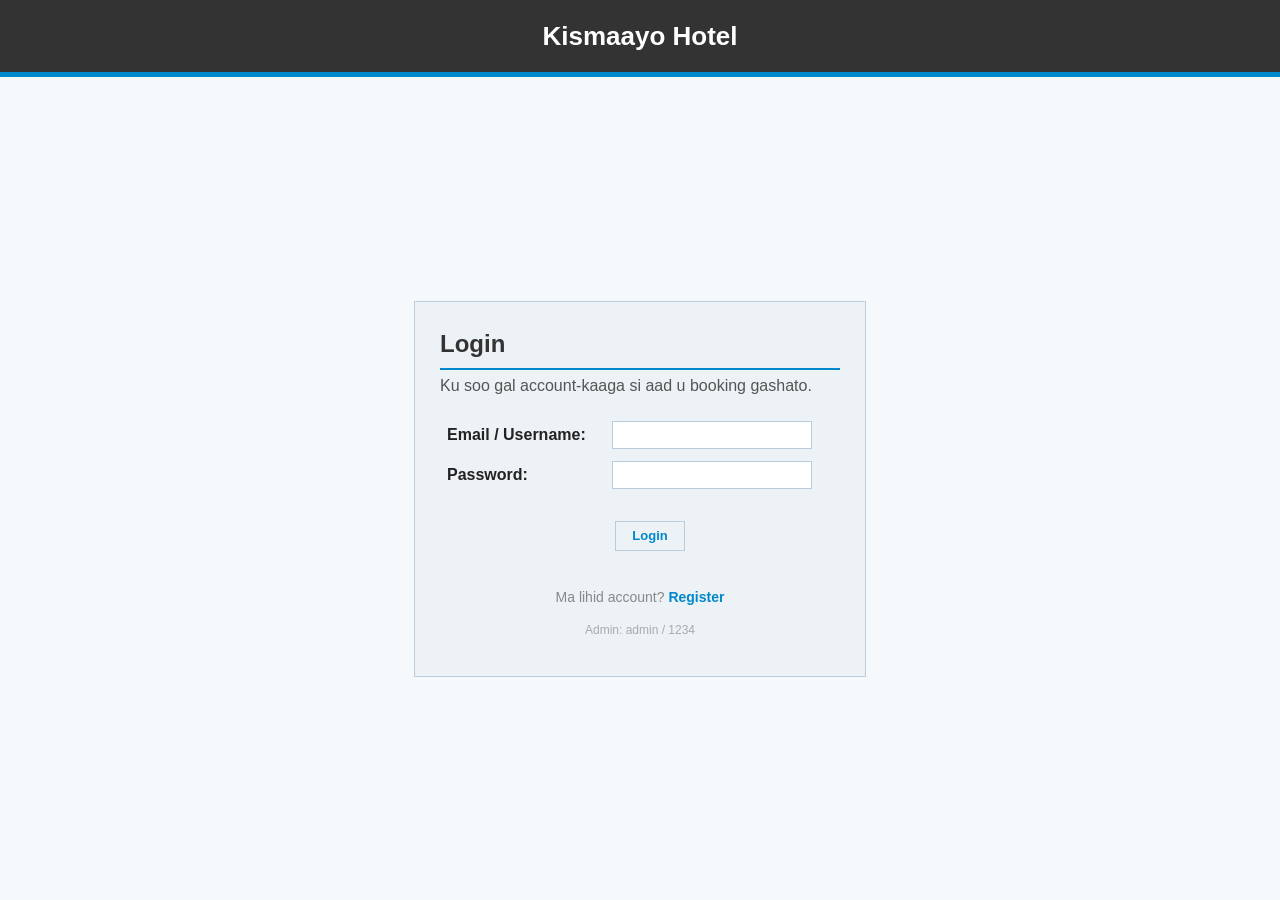
<file: index.html>
<!DOCTYPE html PUBLIC "-//W3C//DTD HTML 4.01 Transitional//EN">
<html>
<head>
    <title>Kismaayo Hotel - Home</title>
    <link rel="stylesheet" href="css/style.css">
</head>
<body>

<script>
if (!localStorage.getItem("hotelUser")) {
    window.location.href = "pages/login.html";
}
</script>

<table class="layout">
<tr><td class="header" colspan="2">Kismaayo Hotel</td></tr>
<tr><td class="nav" colspan="2">
    <a href="index.html" class="active">Home</a>
    <a href="pages/rooms.html">Rooms</a>
    <a href="pages/reservation.html">Book Now</a>
    <a href="pages/dashboard.html">Dashboard</a>
    <a href="pages/admin.html" id="adminLink">Admin</a>
    <script>if(localStorage.hotelUser){var u=JSON.parse(localStorage.hotelUser);if(!u.isAdmin){document.getElementById('adminLink').style.display='none'}}</script>
    <a href="pages/hotel-info.html">About</a>
    <a href="pages/logout.html" id="logoutLink">Logout</a>
    <script>if(!localStorage.getItem('hotelUser')){document.getElementById('logoutLink').style.display='none'}</script>
</td></tr>
<tr>
<td class="sidebar">
    <h3>Quick Links</h3>
    <a href="pages/rooms.html">View Rooms</a>
    <a href="pages/reservation.html">Book a Room</a>
    <a href="pages/dashboard.html">My Bookings</a>
    <a href="pages/hotel-info.html">Hotel Info</a>
    <br>
    <h3>Contact</h3>
    <p style="font-size:13px; color:#555;">
    Phone: 617939022<br>
    Email: info@kismaayo.com
    </p>
</td>
<td class="content">

<div class="welcome">
    <h2 id="welcomeMsg">Welcome to Kismaayo Hotel!</h2>
    <p>Hotel-ka ugu fiican magaalada Kismaayo. Qolal raaxo leh, adeeg 24/7.</p>
    <br>
    <a href="pages/rooms.html" class="btn">View Our Rooms</a>
</div>

<table class="room-table">
<tr>
<td style="width:33%;">
    <h3>Luxury Rooms</h3>
    <p style="font-size:13px; color:#555;">Qolal waa weyn oo raaxo leh. TV, AC, WiFi bilaash ah.</p>
</td>
<td style="width:33%;">
    <h3>Easy Booking</h3>
    <p style="font-size:13px; color:#555;">Booking sameyso si fudud. Magacaaga iyo taariikhda oo kaliya.</p>
</td>
<td style="width:33%;">
    <h3>24/7 Service</h3>
    <p style="font-size:13px; color:#555;">Shaqaalaha hotelka diyaar ah 24/7. Nala soo xiriir wakhti kasta.</p>
</td>
</tr>
</table>

</td>
</tr>
</table>

<script>
var user = JSON.parse(localStorage.getItem("hotelUser"));
if (user) {
    document.getElementById("welcomeMsg").textContent = "Welcome, " + user.name + "!";
}
// Logout handled by pages/logout.html
</script>

</body>
</html>
</file>
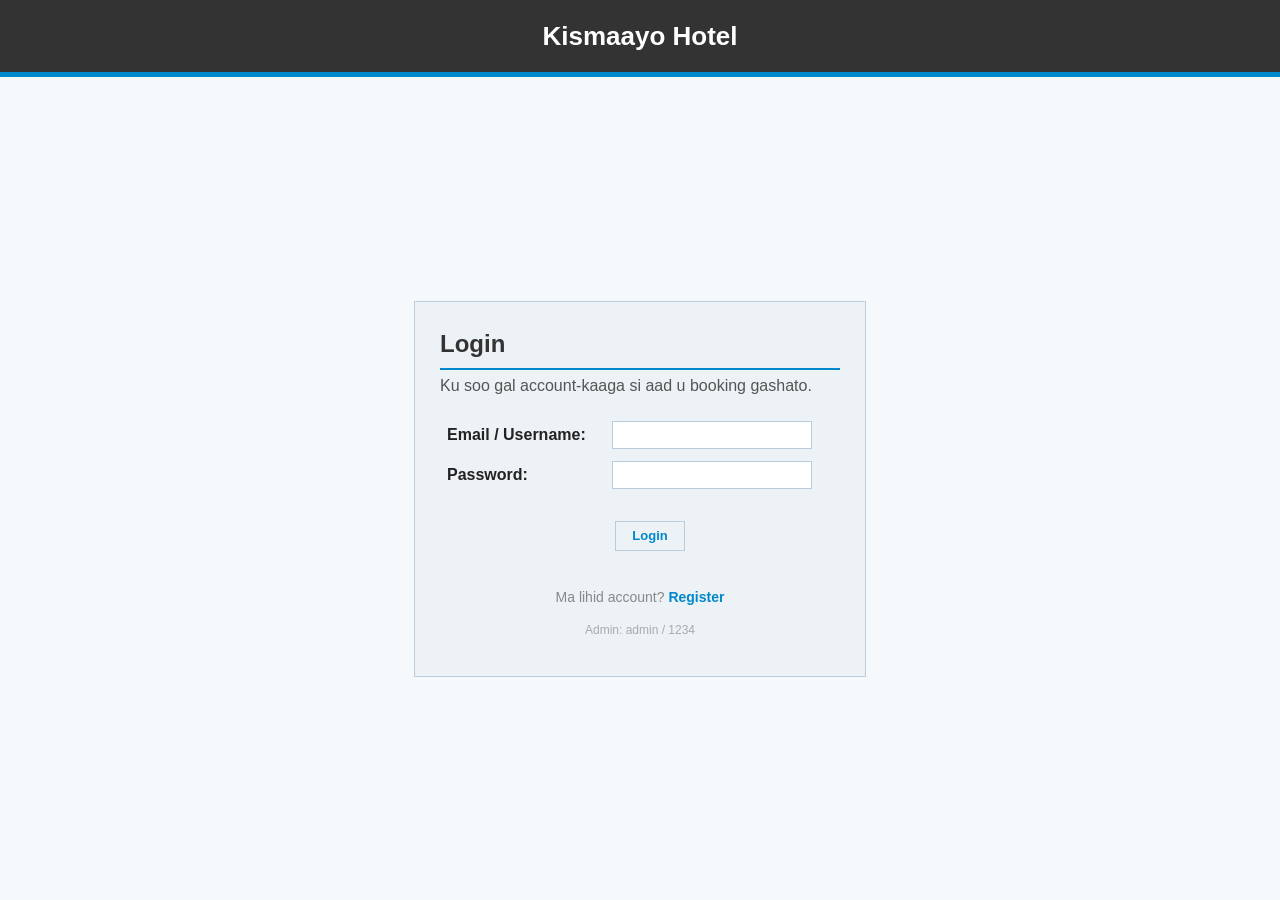
<file: pages/admin.html>
<!DOCTYPE html PUBLIC "-//W3C//DTD HTML 4.01 Transitional//EN">
<html>
<head>
    <title>Kismaayo Hotel - Admin</title>
    <link rel="stylesheet" href="../css/style.css">
</head>
<body>

<script>
if (!localStorage.getItem("hotelUser")) {
    window.location.href = "login.html";
}
var user = JSON.parse(localStorage.getItem("hotelUser"));
if (!user.isAdmin) {
    window.location.href = "../index.html";
}
</script>

<table class="layout">
<tr><td class="header" colspan="2">Kismaayo Hotel - Admin Panel</td></tr>
<tr><td class="nav" colspan="2">
    <a href="../index.html">Home</a>
    <a href="rooms.html">Rooms</a>
    <a href="reservation.html">Book Now</a>
    <a href="dashboard.html">Dashboard</a>
    <a href="admin.html" class="active">Admin</a>
    <a href="hotel-info.html">About</a>
    <a href="logout.html" id="logoutLink">Logout</a>
    <script>if(!localStorage.getItem('hotelUser')){document.getElementById('logoutLink').style.display='none'}</script>
</td></tr>
<tr>
<td class="sidebar">
    <h3>Admin Tools</h3>
    <a href="#stats">Dashboard Stats</a>
    <a href="#rooms">Manage Rooms</a>
    <a href="#users">All Users</a>
    <a href="#bookings">All Bookings</a>
</td>
<td class="content">

<h2>Admin Panel</h2>

<!-- ============= STATS ============= -->
<div class="info-box" id="stats">
<h3>Dashboard Stats</h3>
<table class="room-table">
<tr>
<td style="width:33%; text-align:center; background:#ecf2f5;">
    <h2 id="statUsers" style="font-size:36px; margin:0;">-</h2>
    <p style="color:#555;">Total Users</p>
</td>
<td style="width:33%; text-align:center; background:#ecf2f5;">
    <h2 id="statRooms" style="font-size:36px; margin:0;">-</h2>
    <p style="color:#555;">Room Types</p>
</td>
<td style="width:33%; text-align:center; background:#ecf2f5;">
    <h2 id="statBookings" style="font-size:36px; margin:0;">-</h2>
    <p style="color:#555;">Total Bookings</p>
</td>
</tr>
</table>
</div>
<br>

<!-- ============= MANAGE ROOMS ============= -->
<div class="info-box" id="rooms">
<h3>Manage Room Types</h3>

<table class="form-table" style="width:100%;">
<tr><td class="label">Room Name:</td><td><input type="text" id="roomName" style="width:200px;"></td></tr>
<tr><td class="label">Price/Night:</td><td><input type="text" id="roomPrice" style="width:200px;"></td></tr>
<tr><td class="label">Amenities:</td><td><input type="text" id="roomAmenities" style="width:300px;" placeholder="AC,WiFi,TV,..."></td></tr>
<tr><td></td><td><input type="button" value="Add Room" class="btn" onclick="addRoom()"> <span id="roomMsg" style="color:green;font-size:13px;"></span></td></tr>
</table>

<div style="margin:10px 0; display:flex; gap:6px; flex-wrap:wrap; align-items:center;">
    <span style="font-size:13px; font-weight:bold; color:#333;">Sort:</span>
    <input type="button" value="⬆ Name A-Z" class="btn btn-small" onclick="sortRooms('name')">
    <input type="button" value="⬇ Name Z-A" class="btn btn-small" onclick="sortRooms('name_desc')">
    <input type="button" value="⬆ Price $" class="btn btn-small" onclick="sortRooms('price')">
    <input type="button" value="⬇ Price $" class="btn btn-small" onclick="sortRooms('price_desc')">
    <span style="margin:0 8px; color:#ccc;">|</span>
    <input type="button" value="💾 Save This Order" class="btn btn-small" onclick="saveRoomOrder()" style="background:#08c; color:#fff; font-weight:bold;">
    <span id="orderMsg" style="font-size:12px; color:#080; margin-left:4px;"></span>
</div>

<div id="roomList">
<p style="color:#888;">Loading rooms...</p>
</div>
</div>
<br>

<!-- ============= ALL USERS ============= -->
<div class="info-box" id="users">
<h3>All Registered Users</h3>
<div id="userList">
<p style="color:#888;">Loading users...</p>
</div>
</div>
<br>

<!-- ============= ALL BOOKINGS ============= -->
<div class="info-box" id="bookings">
<h3>All Bookings</h3>
<div id="allBookingsList">
<p style="color:#888;">Loading bookings...</p>
</div>
</div>

</td>
</tr>
</table>

<script>
// ============ LOAD STATS ============
function loadStats() {
    var xhr = new XMLHttpRequest();
    xhr.open("GET", "/api/stats", true);
    xhr.onreadystatechange = function() {
        if (xhr.readyState === 4 && xhr.status === 200) {
            var res = JSON.parse(xhr.responseText);
            if (res.success) {
                document.getElementById("statUsers").textContent = res.stats.totalUsers;
                document.getElementById("statRooms").textContent = res.stats.totalRooms;
                document.getElementById("statBookings").textContent = res.stats.totalBookings;
            }
        }
    };
    xhr.send();
}

// Global room data for sorting
window.roomsData = [];

function renderRoomTable(rooms) {
    var html = '<table class="data-table"><tr><th>Room Type</th><th>Price/Night</th><th>Amenities</th><th>Action</th></tr>';
    for (var i = 0; i < rooms.length; i++) {
        html += '<tr><td>' + rooms[i].name + '</td><td>$' + rooms[i].price + '</td><td>' + (rooms[i].amenities || '-') + '</td>';
        html += '<td><input type="button" value="Delete" class="btn btn-small" onclick="deleteRoom(\'' + rooms[i].name.replace(/'/g, "\\'") + '\')"></td></tr>';
    }
    html += '</table>';
    document.getElementById("roomList").innerHTML = html;
}

// ============ LOAD ROOMS ============
function loadRooms() {
    var xhr = new XMLHttpRequest();
    xhr.open("GET", "/api/rooms", true);
    xhr.onreadystatechange = function() {
        if (xhr.readyState === 4 && xhr.status === 200) {
            var res = JSON.parse(xhr.responseText);
            if (res.success) {
                window.roomsData = res.rooms;
                renderRoomTable(window.roomsData);
            }
        }
    };
    xhr.send();
}

// ============ SORT ROOMS ============
function sortRooms(mode) {
    var sorted = window.roomsData.slice(); // copy
    switch (mode) {
        case 'name':
            sorted.sort(function(a, b) { return a.name.localeCompare(b.name); });
            break;
        case 'name_desc':
            sorted.sort(function(a, b) { return b.name.localeCompare(a.name); });
            break;
        case 'price':
            sorted.sort(function(a, b) { return parseInt(a.price) - parseInt(b.price); });
            break;
        case 'price_desc':
            sorted.sort(function(a, b) { return parseInt(b.price) - parseInt(a.price); });
            break;
    }
    renderRoomTable(sorted);
    window.roomsData = sorted; // update global so Save Order uses sorted order
    document.getElementById("orderMsg").textContent = "";
}

// ============ SAVE ROOM ORDER ============
function saveRoomOrder() {
    var names = window.roomsData.map(function(r) { return r.name; });
    var msg = document.getElementById("orderMsg");
    msg.textContent = "Saving...";
    msg.style.color = "#555";

    var xhr = new XMLHttpRequest();
    xhr.open("POST", "/api/rooms/reorder", true);
    xhr.setRequestHeader("Content-Type", "application/json");
    xhr.onreadystatechange = function() {
        if (xhr.readyState === 4 && xhr.status === 200) {
            var res = JSON.parse(xhr.responseText);
            if (res.success) {
                msg.style.color = "#080";
                msg.textContent = "✅ Order saved!";
                setTimeout(function() { msg.textContent = ""; }, 3000);
            } else {
                msg.style.color = "#c00";
                msg.textContent = res.error;
            }
        }
    };
    xhr.send(JSON.stringify({order: names}));
}

// ============ ADD ROOM ============
function addRoom() {
    var name = document.getElementById("roomName").value;
    var price = document.getElementById("roomPrice").value;
    var amenities = document.getElementById("roomAmenities").value;
    var msg = document.getElementById("roomMsg");
    msg.textContent = "";

    if (!name || !price) { msg.textContent = "Fill Room Name and Price!"; return; }

    var xhr = new XMLHttpRequest();
    xhr.open("POST", "/api/rooms/add", true);
    xhr.setRequestHeader("Content-Type", "application/json");
    xhr.onreadystatechange = function() {
        if (xhr.readyState === 4 && xhr.status === 200) {
            var res = JSON.parse(xhr.responseText);
            if (res.success) {
                msg.textContent = "Room added!";
                document.getElementById("roomName").value = "";
                document.getElementById("roomPrice").value = "";
                document.getElementById("roomAmenities").value = "";
                loadRooms();
                loadStats();
            } else {
                msg.textContent = res.error;
            }
        }
    };
    xhr.send(JSON.stringify({name: name, price: price, amenities: amenities}));
}

// ============ DELETE ROOM ============
function deleteRoom(name) {
    if (!confirm("Delete room '" + name + "'?")) return;

    var xhr = new XMLHttpRequest();
    xhr.open("POST", "/api/rooms/delete", true);
    xhr.setRequestHeader("Content-Type", "application/json");
    xhr.onreadystatechange = function() {
        if (xhr.readyState === 4 && xhr.status === 200) {
            var res = JSON.parse(xhr.responseText);
            if (res.success) {
                loadRooms();
                loadUsers();
                loadStats();
                loadAllBookings();
            } else {
                alert(res.error);
            }
        }
    };
    xhr.send(JSON.stringify({name: name}));
}

// ============ LOAD USERS ============
function loadUsers() {
    var xhr = new XMLHttpRequest();
    xhr.open("GET", "/api/users", true);
    xhr.onreadystatechange = function() {
        if (xhr.readyState === 4 && xhr.status === 200) {
            var res = JSON.parse(xhr.responseText);
            if (res.success) {
                var users = res.users;
                var currentUser = JSON.parse(localStorage.getItem("hotelUser"));
                var currentUsername = currentUser ? currentUser.username : '';
                var html = '<table class="data-table"><tr><th>Username</th><th>Name</th><th>Phone</th><th>Email</th><th>Role</th><th>Action</th></tr>';
                for (var i = 0; i < users.length; i++) {
                    var role = users[i].isAdmin === "true" ? "Admin" : "User";
                    var color = users[i].isAdmin === "true" ? "#08c" : "#555";
                    var u = users[i];
                    var isSelf = u.username === currentUsername;
                    html += '<tr><td>' + u.username + '</td><td>' + u.name + '</td><td>' + u.phone + '</td><td>' + u.email + '</td><td style="color:' + color + ';font-weight:bold;">' + role + '</td>';
                    html += '<td>';
                    if (!isSelf) {
                        html += '<input type="button" value="Edit" class="btn btn-small" onclick="editUser(\'' + u.username.replace(/'/g, "\\'") + '\',\'' + u.name.replace(/'/g, "\\'") + '\',\'' + u.phone.replace(/'/g, "\\'") + '\',\'' + u.email.replace(/'/g, "\\'") + '\')"> ';
                    }
                    if (!isSelf && u.isAdmin !== "true") {
                        html += '<input type="button" value="Delete" class="btn btn-small" onclick="deleteUser(\'' + u.username.replace(/'/g, "\\'") + '\')">';
                    }
                    if (isSelf) {
                        html += '<span style="color:#888;font-size:12px;">(you)</span>';
                    }
                    html += '</td></tr>';
                }
                html += '</table>';
                document.getElementById("userList").innerHTML = html;
            }
        }
    };
    xhr.send();
}

// ============ EDIT USER (inline prompt) ============
function editUser(username, currName, currPhone, currEmail) {
    var newName = prompt("Full Name for " + username + ":", currName);
    if (newName === null) return;
    var newPhone = prompt("Phone for " + username + ":", currPhone);
    if (newPhone === null) return;
    var newEmail = prompt("Email for " + username + ":", currEmail);
    if (newEmail === null) return;

    var xhr = new XMLHttpRequest();
    xhr.open("POST", "/api/users/update", true);
    xhr.setRequestHeader("Content-Type", "application/json");
    xhr.onreadystatechange = function() {
        if (xhr.readyState === 4 && xhr.status === 200) {
            var res = JSON.parse(xhr.responseText);
            if (res.success) {
                loadUsers();
                loadStats();
            } else {
                alert(res.error);
            }
        }
    };
    xhr.send(JSON.stringify({username: username, name: newName, phone: newPhone, email: newEmail}));
}

// ============ DELETE USER ============
function deleteUser(username) {
    if (!confirm("Ma hubtaa inaad tirtirto user '" + username + "'?")) return;

    var xhr = new XMLHttpRequest();
    xhr.open("POST", "/api/users/delete", true);
    xhr.setRequestHeader("Content-Type", "application/json");
    xhr.onreadystatechange = function() {
        if (xhr.readyState === 4 && xhr.status === 200) {
            var res = JSON.parse(xhr.responseText);
            if (res.success) {
                loadUsers();
                loadStats();
                loadAllBookings();
            } else {
                alert(res.error);
            }
        }
    };
    xhr.send(JSON.stringify({username: username}));
}

// ============ LOAD ALL BOOKINGS ============
function loadAllBookings() {
    var xhr = new XMLHttpRequest();
    xhr.open("GET", "/api/bookings", true);
    xhr.onreadystatechange = function() {
        if (xhr.readyState === 4 && xhr.status === 200) {
            var res = JSON.parse(xhr.responseText);
            if (res.success) {
                var bookings = res.bookings;
                var html = "";
                if (bookings.length === 0) {
                    html = '<p style="color:#888;">Wax booking ah ma jiraan.</p>';
                } else {
                    html = '<table class="data-table"><tr><th>ID</th><th>User</th><th>Name</th><th>Room Type</th><th>Rm #</th><th>Check-In</th><th>Check-Out</th><th>Guests</th><th>Action</th></tr>';
                    for (var i = 0; i < bookings.length; i++) {
                        var b = bookings[i];
                        var rn = b.roomNumber || '';
                        html += '<tr><td>' + b.id + '</td><td>' + b.username + '</td><td>' + b.name + '</td><td>' + b.roomType + '</td><td>' + rn + '</td><td>' + b.checkin + '</td><td>' + b.checkout + '</td><td>' + b.guests + '</td>';
                        html += '<td><input type="button" value="Delete" class="btn btn-small" onclick="deleteBooking(\'' + b.id + '\')"></td></tr>';
                    }
                    html += '</table>';
                }
                document.getElementById("allBookingsList").innerHTML = html;
            }
        }
    };
    xhr.send();
}

// ============ DELETE BOOKING ============
function deleteBooking(id) {
    if (!confirm("Delete booking ID " + id + "?")) return;

    var xhr = new XMLHttpRequest();
    xhr.open("POST", "/api/bookings/delete", true);
    xhr.setRequestHeader("Content-Type", "application/json");
    xhr.onreadystatechange = function() {
        if (xhr.readyState === 4 && xhr.status === 200) {
            var res = JSON.parse(xhr.responseText);
            if (res.success) {
                loadAllBookings();
                loadStats();
            } else {
                alert(res.error);
            }
        }
    };
    xhr.send(JSON.stringify({id: id}));
}

// ============ LOAD ALL ON PAGE LOAD ============
loadStats();
loadRooms();
loadUsers();
loadAllBookings();
</script>

</body>
</html>
</file>
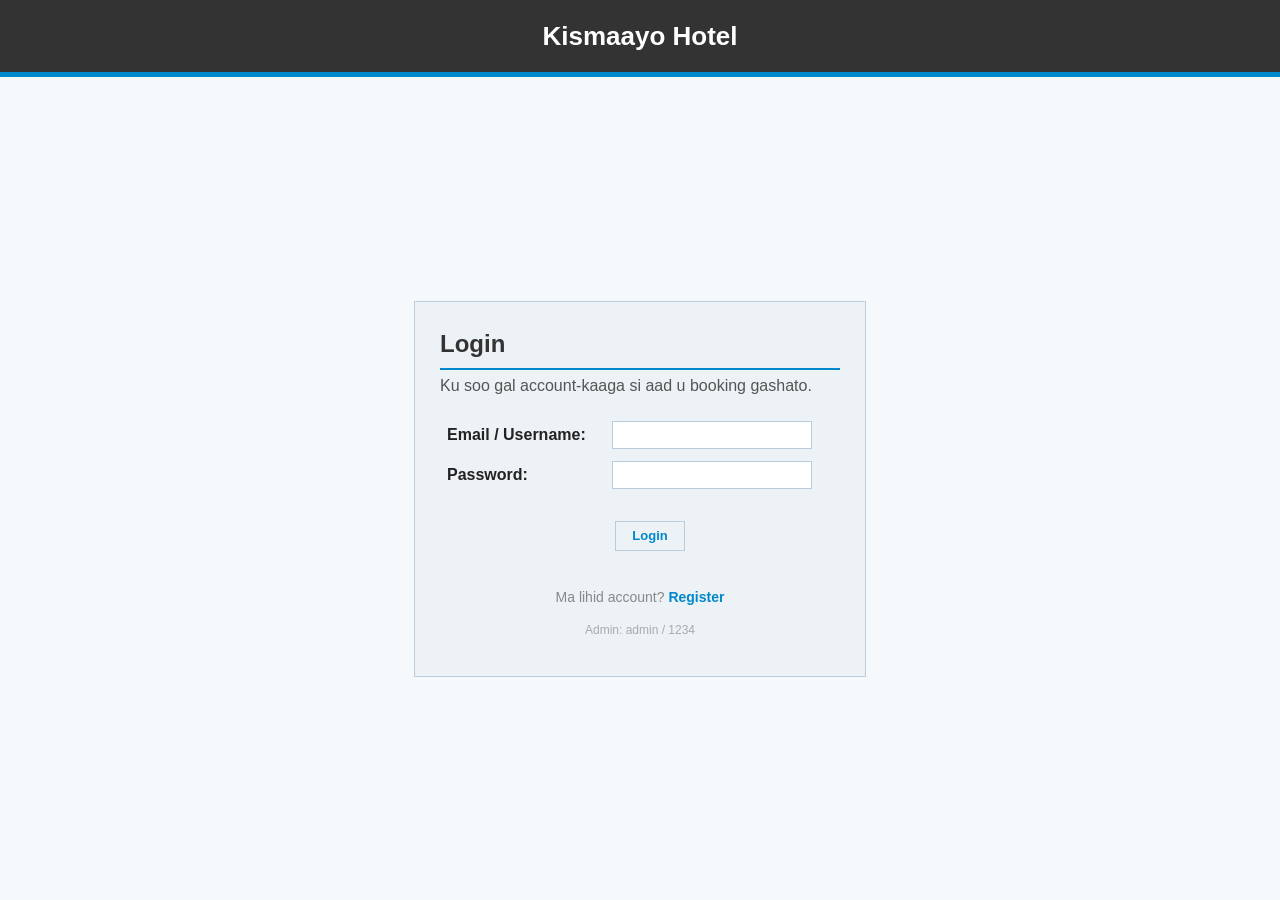
<file: pages/dashboard.html>
<!DOCTYPE html PUBLIC "-//W3C//DTD HTML 4.01 Transitional//EN">
<html>
<head>
    <title>Kismaayo Hotel - Dashboard</title>
    <link rel="stylesheet" href="../css/style.css">
</head>
<body>

<script>
if (!localStorage.getItem("hotelUser")) {
    window.location.href = "login.html";
}
</script>

<table class="layout">
<tr><td class="header" colspan="2">Kismaayo Hotel - Dashboard</td></tr>
<tr><td class="nav" colspan="2">
    <a href="../index.html">Home</a>
    <a href="rooms.html">Rooms</a>
    <a href="reservation.html">Book Now</a>
    <a href="dashboard.html" class="active">Dashboard</a>
    <a href="admin.html" id="adminLink">Admin</a>
    <script>if(localStorage.hotelUser){var u=JSON.parse(localStorage.hotelUser);if(!u.isAdmin){document.getElementById('adminLink').style.display='none'}}</script>
    <a href="hotel-info.html">About</a>
    <a href="logout.html" id="logoutLink">Logout</a>
    <script>if(!localStorage.getItem('hotelUser')){document.getElementById('logoutLink').style.display='none'}</script>
</td></tr>
<tr>
<td class="sidebar">
    <h3>Menu</h3>
    <a href="reservation.html">Book a Room</a>
    <a href="../index.html">Home</a>
</td>
<td class="content">

<h2 id="dashTitle">My Dashboard</h2>

<!-- =========== MY BOOKINGS =========== -->
<div class="info-box">
<h3>My Bookings</h3>
<div id="bookingList">
<p style="color:#888;">Loading bookings...</p>
</div>
<br>
    <a href="reservation.html" class="btn btn-small">Book New Room</a>
</div>

<br>

<!-- =========== EDIT PROFILE =========== -->
<div class="info-box">
<h3>Edit Profile</h3>
<form id="profileForm">
<table class="form-table">
<tr><td class="label">Full Name:</td><td><input type="text" id="profName" style="width:250px;"></td></tr>
<tr><td class="label">Phone:</td><td><input type="text" id="profPhone" style="width:250px;"></td></tr>
<tr><td class="label">Email:</td><td><input type="text" id="profEmail" style="width:250px;"></td></tr>
<tr><td></td><td><div id="profMsg" class="error-msg"></div></td></tr>
<tr><td></td><td><input type="submit" value="Update Profile" class="btn"></td></tr>
</table>
</form>
</div>

<br>

<!-- =========== DELETE ACCOUNT =========== -->
<div class="info-box" style="border-color:#e33;" id="deleteAccountSection">
<h3 style="color:#cc0000;">Delete Account</h3>
<p style="color:#888; font-size:13px;">Tirtir account-kaaga iyo dhammaan xogtaada. Kama laaban kartid!</p>
<div id="deleteError" class="error-msg" style="margin-bottom:6px;"></div>
<input type="button" value="Delete My Account" class="btn" style="background:#cc0000; color:#fff;" onclick="deleteMyAccount()">
</div>

</td>
</tr>
</table>

<script>
var user = JSON.parse(localStorage.getItem("hotelUser"));
if (user) {
    document.getElementById("dashTitle").textContent = "My Dashboard - " + user.name;
    document.getElementById("profName").value = user.name || "";
    document.getElementById("profPhone").value = user.phone || "";
    document.getElementById("profEmail").value = user.email || "";
    // Hide "Delete My Account" for admins
    if (user.isAdmin) {
        var delSec = document.getElementById("deleteAccountSection");
        if (delSec) delSec.style.display = "none";
    }
}

// ============ LOAD BOOKINGS ============
function loadBookings() {
    var xhr = new XMLHttpRequest();
    xhr.open("GET", "/api/bookings?username=" + encodeURIComponent(user.username), true);
    xhr.onreadystatechange = function() {
        if (xhr.readyState === 4 && xhr.status === 200) {
            var res = JSON.parse(xhr.responseText);
            if (res.success) {
                var bookings = res.bookings;
                var html = "";
                if (bookings.length === 0) {
                    html = '<p style="color:#888;">Wax booking ah ma lihid.</p>';
                } else {
                    html = '<table class="data-table">';
                    html += '<tr><th>ID</th><th>Room Type</th><th>Room No.</th><th>Check-In</th><th>Check-Out</th><th>Guests</th><th>Action</th></tr>';
                    for (var i = 0; i < bookings.length; i++) {
                        var b = bookings[i];
                        html += '<tr><td>' + b.id + '</td><td>' + b.roomType + '</td><td>' + b.roomNumber + '</td><td>' + b.checkin + '</td><td>' + b.checkout + '</td><td>' + b.guests + '</td>';
                        html += '<td><input type="button" value="Cancel" class="btn btn-small" onclick="cancelBooking(\'' + b.id + '\')"></td></tr>';
                    }
                    html += '</table>';
                }
                document.getElementById("bookingList").innerHTML = html;
            }
        }
    };
    xhr.send();
}

loadBookings();

// ============ CANCEL BOOKING ============
function cancelBooking(id) {
    if (!confirm("Ma hubtaa inaad tirtirto booking ID " + id + "?")) return;

    var xhr = new XMLHttpRequest();
    xhr.open("POST", "/api/bookings/delete", true);
    xhr.setRequestHeader("Content-Type", "application/json");
    xhr.onreadystatechange = function() {
        if (xhr.readyState === 4 && xhr.status === 200) {
            var res = JSON.parse(xhr.responseText);
            if (res.success) {
                loadBookings();
            } else {
                alert(res.error);
            }
        }
    };
    xhr.send(JSON.stringify({id: id}));
}

// ============ EDIT PROFILE ============
document.getElementById("profileForm").onsubmit = function(e) {
    e.preventDefault();
    var name = document.getElementById("profName").value;
    var phone = document.getElementById("profPhone").value;
    var email = document.getElementById("profEmail").value;
    var msg = document.getElementById("profMsg");
    msg.textContent = "";

    var xhr = new XMLHttpRequest();
    xhr.open("POST", "/api/user/update", true);
    xhr.setRequestHeader("Content-Type", "application/json");
    xhr.onreadystatechange = function() {
        if (xhr.readyState === 4 && xhr.status === 200) {
            var res = JSON.parse(xhr.responseText);
            if (res.success) {
                msg.style.color = "#08c";
                msg.textContent = "Profile updated!";
                // Update localStorage
                user.name = name || user.name;
                user.phone = phone || user.phone;
                user.email = email || user.email;
                localStorage.setItem("hotelUser", JSON.stringify(user));
                document.getElementById("dashTitle").textContent = "My Dashboard - " + user.name;
            } else {
                msg.style.color = "#cc0000";
                msg.textContent = res.error;
            }
        }
    };
    xhr.send(JSON.stringify({username: user.username, name: name, phone: phone, email: email}));
};

// Logout handled by pages/logout.html

// ============ DELETE MY ACCOUNT ============
function deleteMyAccount() {
    if (!confirm("Ma hubtaa inaa delete gareeso accountigaaga ?") ||
        !confirm("Ma hubtaa inaa delete gareeso accountigaaga ?")) {
        return;
    }

    var errDiv = document.getElementById("deleteError");
    errDiv.textContent = "";

    var xhr = new XMLHttpRequest();
    xhr.open("POST", "/api/users/delete", true);
    xhr.setRequestHeader("Content-Type", "application/json");
    xhr.onreadystatechange = function() {
        if (xhr.readyState === 4 && xhr.status === 200) {
            var res = JSON.parse(xhr.responseText);
            if (res.success) {
                localStorage.removeItem("hotelUser");
                alert("Account-gaa waa la tirtiray!");
                window.location.href = "login.html";
            } else {
                errDiv.textContent = res.error;
            }
        }
    };
    xhr.send(JSON.stringify({username: user.username}));
}
</script>

</body>
</html>
</file>
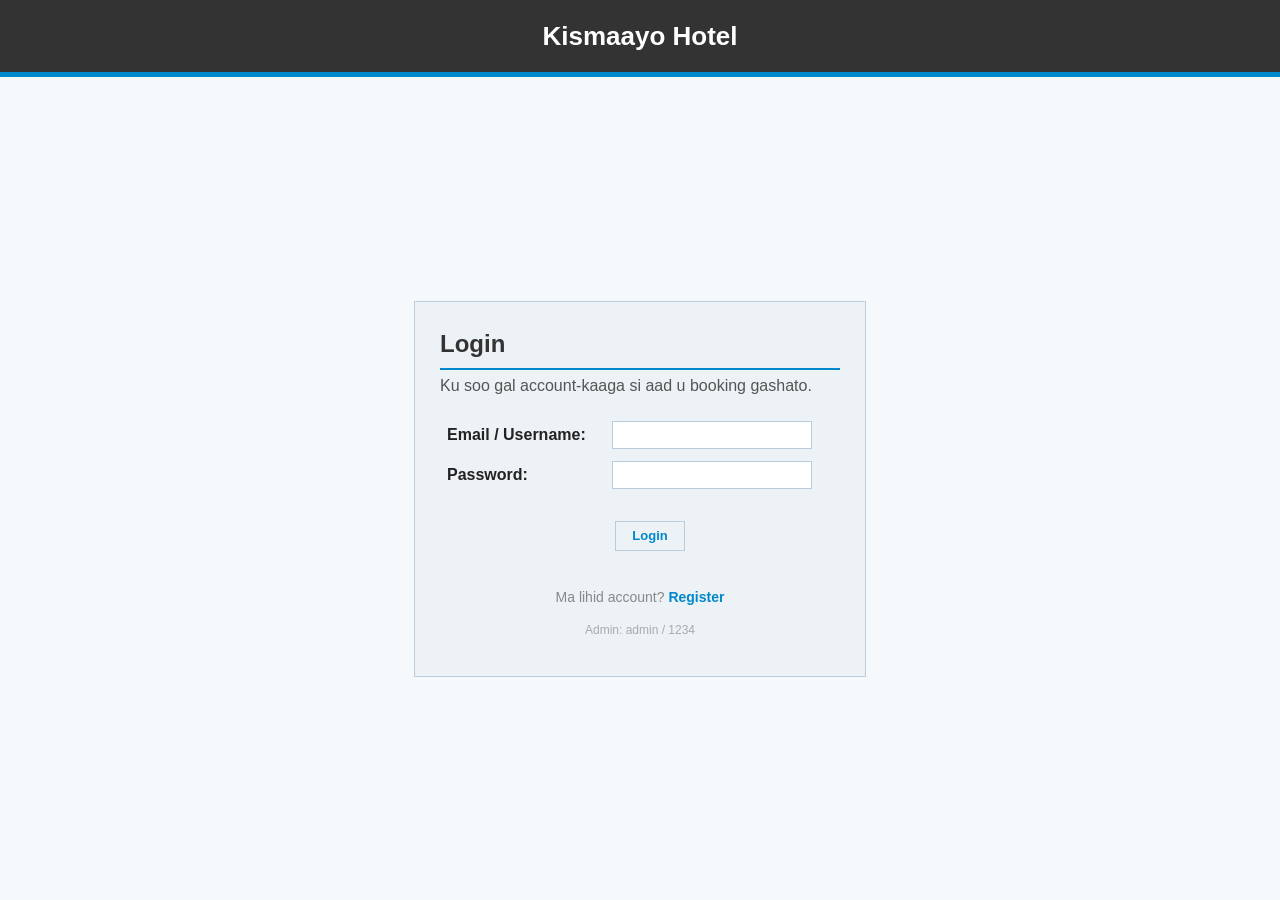
<file: pages/hotel-info.html>
<!DOCTYPE html PUBLIC "-//W3C//DTD HTML 4.01 Transitional//EN">
<html>
<head>
    <title>Kismaayo Hotel - About</title>
    <link rel="stylesheet" href="../css/style.css">
</head>
<body>

<script>
if (!localStorage.getItem("hotelUser")) {
    window.location.href = "login.html";
}
</script>

<table class="layout">
<tr><td class="header" colspan="2">Kismaayo Hotel - About Us</td></tr>
<tr><td class="nav" colspan="2">
    <a href="../index.html">Home</a>
    <a href="rooms.html">Rooms</a>
    <a href="reservation.html">Book Now</a>
    <a href="dashboard.html">Dashboard</a>
    <a href="admin.html" id="adminLink">Admin</a>
    <script>if(localStorage.hotelUser){var u=JSON.parse(localStorage.hotelUser);if(!u.isAdmin){document.getElementById('adminLink').style.display='none'}}</script>
    <a href="hotel-info.html" class="active">About</a>
    <a href="logout.html" id="logoutLink">Logout</a>
    <script>if(!localStorage.getItem('hotelUser')){document.getElementById('logoutLink').style.display='none'}</script>
</td></tr>
<tr>
<td class="sidebar">
    <h3>Contact Info</h3>
    <p style="font-size:13px;">
    Kismaayo, Somalia<br>
    617939022<br>
    info@kismaayo.com
    </p>
</td>
<td class="content">

<h2>About Kismaayo Hotel</h2>

<div class="info-box">
<h3>Our Hotel</h3>
<p style="color:#555; line-height:1.8;">
Kismaayo Hotel waa hotel ku yaala magaalada Kismaayo, Somalia.
Waxaan bixinaa qolal raaxo leh, WiFi bilaash ah, iyo adeegyo 24/7.
Hotel-ka waxaa la furay 2020.
</p>
</div>

<div class="info-box">
<h3>Contact</h3>
<p style="color:#555;">
Location: Kismaayo, Somalia<br>
Phone: 617939022<br>
Email: info@kismaayohotel.com
</p>
</div>

<div class="info-box">
<h3>Amenities</h3>
<p style="color:#555;">
Free WiFi<br>
Swimming Pool<br>
Gym & Fitness<br>
Restaurant<br>
Free Parking<br>
Room Service 24/7<br>
Airport Pickup<br>
Laundry Service
</p>
</div>

<div class="info-box">
<h3>Room Types</h3>
<p style="color:#555;">
Standard Room - $50/night<br>
Deluxe Room - $80/night<br>
Suite - $120/night
</p>
</div>

<!-- ============ CONTACT FORM ============ -->
<div class="info-box">
<h3>Contact Us</h3>
<form id="contactForm">
<table class="form-table">
<tr><td class="label">Your Name:</td><td><input type="text" id="contactName" style="width:250px;"></td></tr>
<tr><td class="label">Email:</td><td><input type="text" id="contactEmail" style="width:250px;"></td></tr>
<tr><td class="label" style="vertical-align:top;">Message:</td><td><textarea id="contactMessage" rows="4" style="width:250px; font-family:'Times New Roman',Times,serif; font-size:13px;"></textarea></td></tr>
<tr><td></td><td><div id="contactMsg" class="error-msg"></div></td></tr>
<tr><td></td><td><input type="submit" value="Send Message" class="btn"></td></tr>
</table>
</form>
</div>

</td>
</tr>
</table>

<script>
var user = JSON.parse(localStorage.getItem("hotelUser"));
if (user) {
    if (user.name) document.getElementById("contactName").value = user.name;
    if (user.email) document.getElementById("contactEmail").value = user.email;
}

document.getElementById("contactForm").onsubmit = function(e) {
    e.preventDefault();
    var name = document.getElementById("contactName").value;
    var email = document.getElementById("contactEmail").value;
    var message = document.getElementById("contactMessage").value;
    var msg = document.getElementById("contactMsg");

    if (!name || !message) {
        msg.style.color = "#cc0000";
        msg.textContent = "Fadlan buuxi magacaaga iyo farriinta!";
        return;
    }

    msg.textContent = "Sending...";
    msg.style.color = "#555";

    var xhr = new XMLHttpRequest();
    xhr.open("POST", "/api/contact", true);
    xhr.setRequestHeader("Content-Type", "application/json");
    xhr.onreadystatechange = function() {
        if (xhr.readyState === 4 && xhr.status === 200) {
            var res = JSON.parse(xhr.responseText);
            if (res.success) {
                msg.style.color = "#08c";
                msg.textContent = "Message sent! Thanks for contacting us.";
                document.getElementById("contactMessage").value = "";
            } else {
                msg.style.color = "#cc0000";
                msg.textContent = res.error;
            }
        }
    };
    xhr.send(JSON.stringify({name: name, email: email, message: message}));
};
</script>

</body>
</html>
</file>
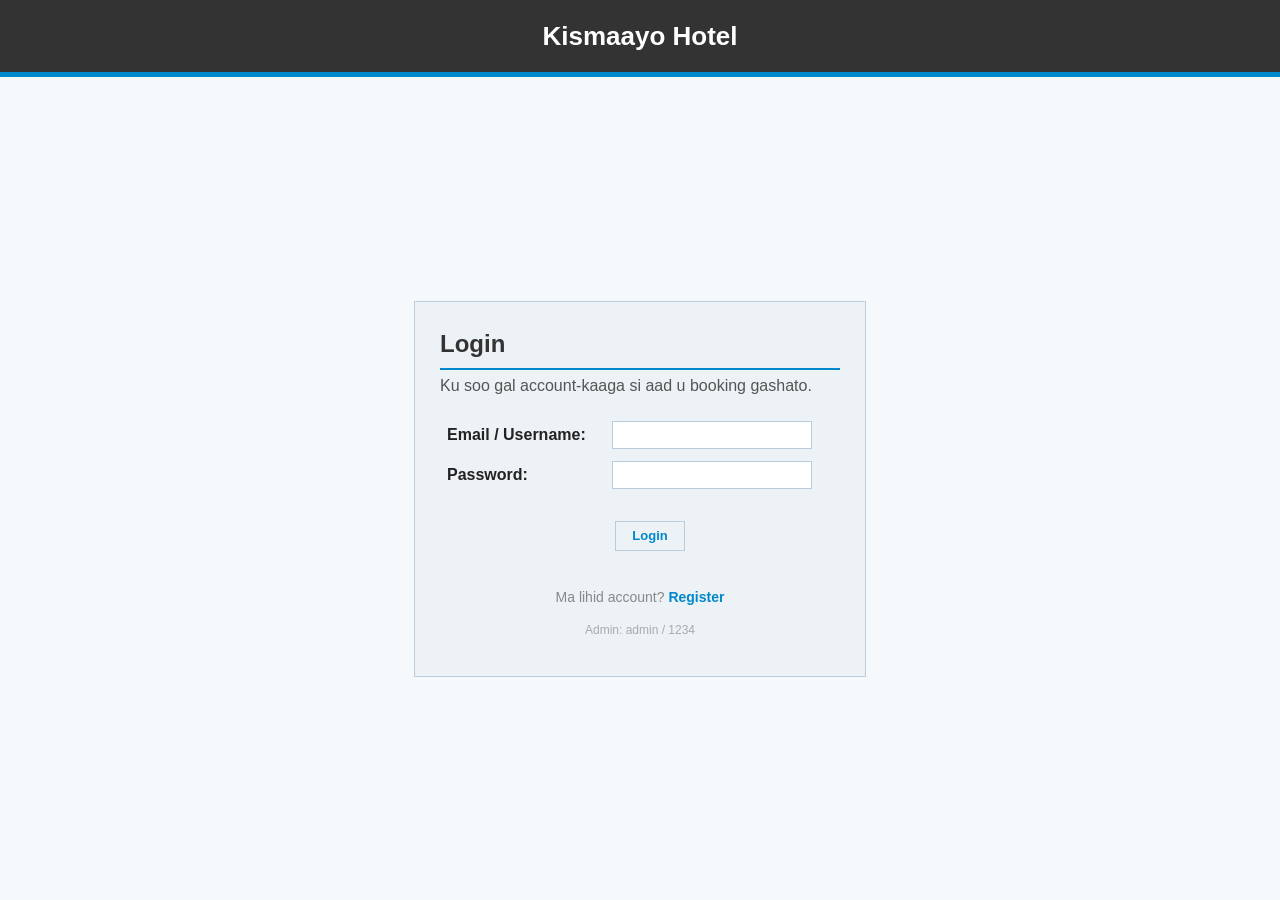
<file: pages/login.html>
<!DOCTYPE html PUBLIC "-//W3C//DTD HTML 4.01 Transitional//EN">
<html>
<head>
    <title>Kismaayo Hotel - Login</title>
    <link rel="stylesheet" href="../css/style.css">

</head>
<body>

<script>
if (localStorage.getItem("hotelUser")) {
    window.location.href = "../index.html";
}
</script>

<table class="log-layout">
<tr><td class="log-header">Kismaayo Hotel</td></tr>
<tr><td class="log-body">

<div class="log-box">
<h2 style="border-bottom:2px solid #08c; padding-bottom:8px; margin-top:0;">Login</h2>
<p style="color:#555;">Ku soo gal account-kaaga si aad u booking gashato.</p>

<form id="loginForm">
<table style="width:100%;">
<tr><td style="padding:5px; font-weight:bold;">Email / Username:</td>
    <td style="padding:5px;"><input type="text" id="email" style="width:200px;"></td></tr>
<tr><td style="padding:5px; font-weight:bold;">Password:</td>
    <td style="padding:5px;"><input type="password" id="password" style="width:200px;" oninput="this.value=this.value.replace(/[^0-9]/g,'')"></td></tr>
<tr><td></td><td style="padding:5px;"><div id="loginError" class="error-msg"></div></td></tr>
<tr><td></td><td style="padding:8px;"><input type="submit" value="Login" class="btn"></td></tr>
</table>
</form>

<br>
<p style="font-size:14px; color:#888; text-align:center;">
Ma lihid account? <a href="signup.html" style="font-weight:bold;">Register</a>
</p>
<p style="font-size:12px; color:#aaa; text-align:center;">
Admin: admin / 1234
</p>
</div>

</td></tr>
</table>

<script>
document.getElementById("loginForm").onsubmit = function(e) {
    e.preventDefault();
    var email = document.getElementById("email").value;
    var pass = document.getElementById("password").value;
    var errDiv = document.getElementById("loginError");
    errDiv.textContent = "";

    // All fields required
    if (!email || !pass) {
        errDiv.textContent = "Fadlan buuxi dhammaan goobaha!";
        return;
    }

    // Password must contain at least one number
    if (!/[0-9]/.test(pass)) {
        errDiv.textContent = "Password must contain numbers! Add at least one digit.";
        return;
    }

    var xhr = new XMLHttpRequest();
    xhr.open("POST", "/api/login", true);
    xhr.setRequestHeader("Content-Type", "application/json");
    xhr.onreadystatechange = function() {
        if (xhr.readyState === 4) {
            if (xhr.status === 200) {
                var res = JSON.parse(xhr.responseText);
                if (res.success) {
                    localStorage.setItem("hotelUser", JSON.stringify(res.user));
                    window.location.href = "../index.html";
                } else {
                    errDiv.textContent = res.error;
                }
            } else {
                errDiv.textContent = "Server error!";
            }
        }
    };
    xhr.send(JSON.stringify({email: email, password: pass}));
};

// ===== Password reveal in-place =====
(function() {
    var pw = document.getElementById('password');
    if (!pw) return;
    var timer = null;
    pw.addEventListener('input', function() {
        clearTimeout(timer);
        this.type = 'text';
        timer = setTimeout(function() {
            if (pw) pw.type = 'password';
        }, 200);
    });
    pw.addEventListener('blur', function() {
        clearTimeout(timer);
        if (pw) pw.type = 'password';
    });
})();
</script>

</body>
</html>
</file>
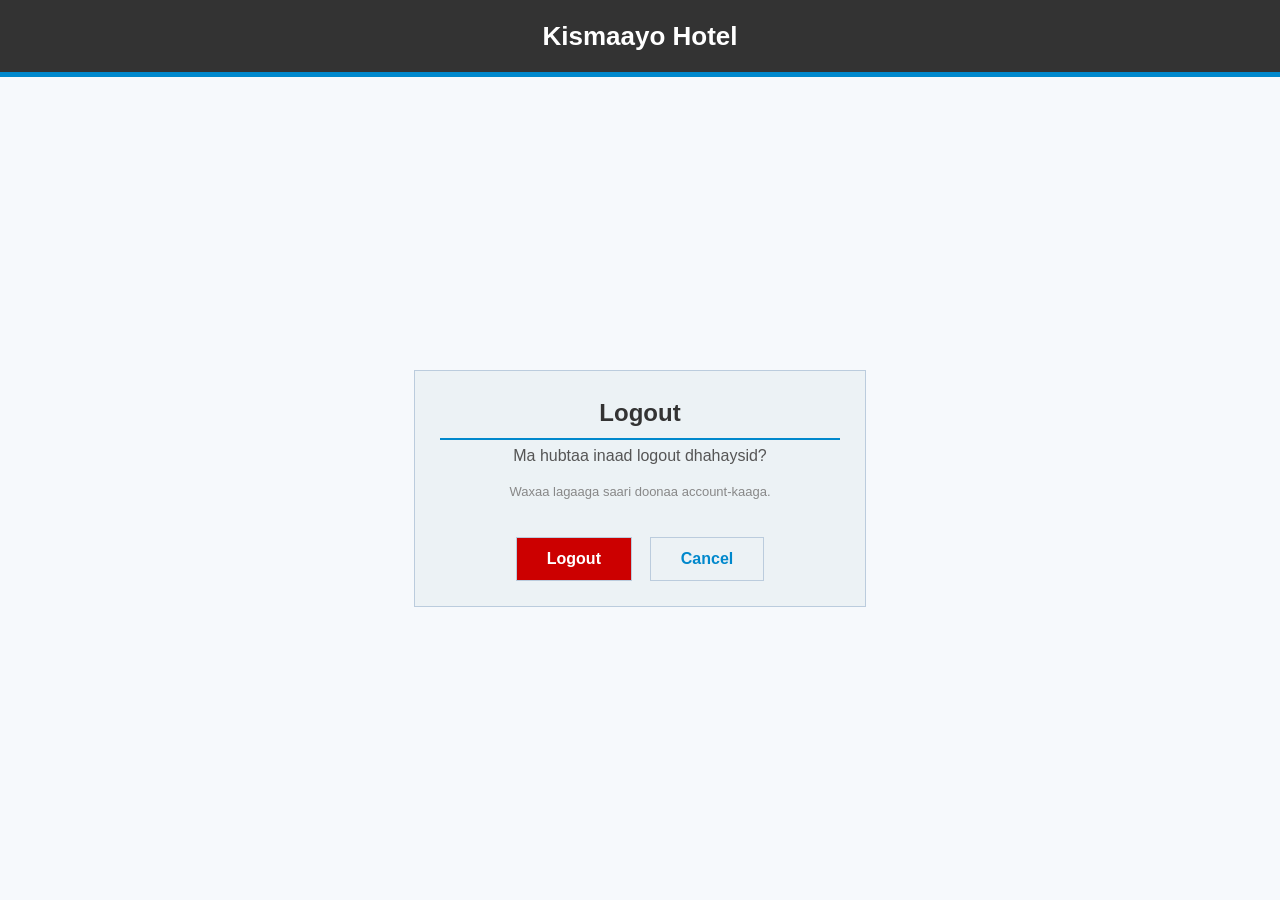
<file: pages/logout.html>
<!DOCTYPE html PUBLIC "-//W3C//DTD HTML 4.01 Transitional//EN">
<html>
<head>
<title>Kismaayo Hotel - Logout</title>
    <link rel="stylesheet" href="../css/style.css">
</head>
<body>

<table class="log-layout">
<tr><td class="log-header">Kismaayo Hotel</td></tr>
<tr><td class="log-body">

<div class="log-box" style="text-align:center;">
<h2 style="border-bottom:2px solid #08c; padding-bottom:8px; margin-top:0;">Logout</h2>
<p style="color:#555; font-size:16px;">Ma hubtaa inaad logout dhahaysid?</p>
<p style="color:#888; font-size:13px;">Waxaa lagaaga saari doonaa account-kaaga.</p>

<br>
<div id="logoutButtons">
    <button class="btn" onclick="doLogout()" style="background:#cc0000; color:#fff; padding:10px 30px; font-size:16px;">Logout</button>
    &nbsp;&nbsp;
    <button class="btn" onclick="goBack()" style="padding:10px 30px; font-size:16px;">Cancel</button>
</div>

<div id="logoutMsg" class="error-msg" style="margin-top:15px; display:none;"></div>
</div>

</td></tr>
</table>

<script>
function doLogout() {
    var btn = document.querySelector("#logoutButtons .btn:first-child");
    btn.disabled = true;
    btn.textContent = "Logging out...";
    localStorage.removeItem("hotelUser");
    setTimeout(function() {
        window.location.href = "login.html";
    }, 500);
}

function goBack() {
    window.history.back();
}
</script>

</body>
</html>
</file>
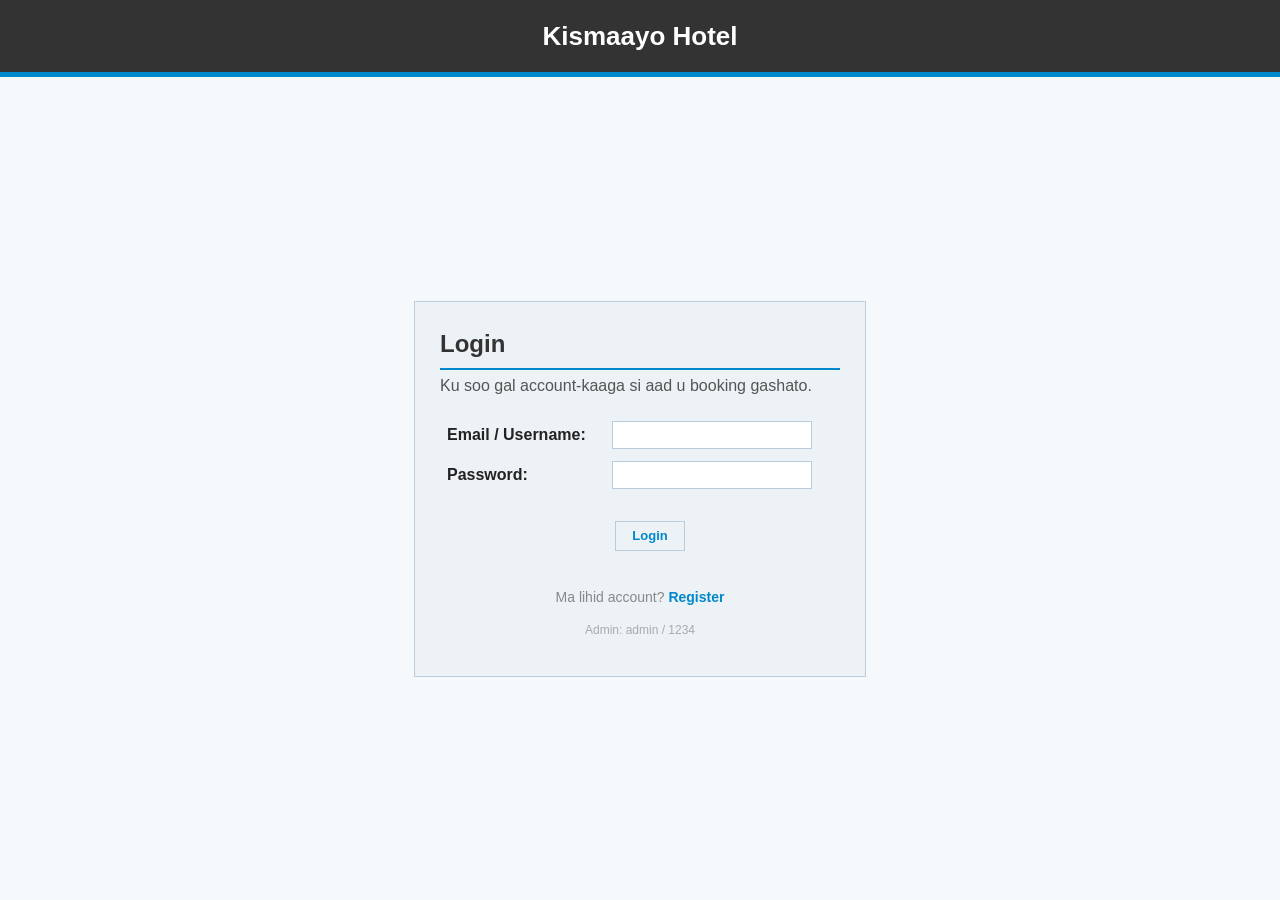
<file: pages/receipt.html>
<!DOCTYPE html PUBLIC "-//W3C//DTD HTML 4.01 Transitional//EN">
<html>
<head>
    <title>Kismaayo Hotel - Booking Receipt</title>
    <link rel="stylesheet" href="../css/style.css">
    <style>
    @media print {
        .no-print { display: none; }
        .receipt-box { border: 2px solid #000; }
    }
    .receipt-box {
        background: #fff;
        border: 2px solid #bcd;
        padding: 30px;
        max-width: 500px;
        margin: 0 auto;
    }
    .receipt-box h2 {
        color: #333;
        border-bottom: 2px solid #08c;
        text-align: center;
    }
    .receipt-table {
        width: 100%;
        border-collapse: collapse;
        margin: 15px 0;
    }
    .receipt-table td {
        padding: 6px 10px;
        border-bottom: 1px dotted #bcd;
        font-size: 14px;
    }
    .receipt-table td.label {
        font-weight: bold;
        color: #333;
        width: 120px;
    }
    .receipt-footer {
        text-align: center;
        color: #888;
        font-size: 12px;
        margin-top: 20px;
        border-top: 1px solid #cccccc;
        padding-top: 10px;
    }
    </style>
</head>
<body>

<script>
if (!localStorage.getItem("hotelUser")) {
    window.location.href = "login.html";
}
</script>

<table class="layout">
<tr><td class="header" colspan="2">Kismaayo Hotel - Booking Receipt</td></tr>
<tr><td class="nav no-print" colspan="2">
    <a href="../index.html">Home</a>
    <a href="rooms.html">Rooms</a>
    <a href="reservation.html">Book Now</a>
    <a href="dashboard.html">Dashboard</a>
    <a href="admin.html" id="adminLink">Admin</a>
    <script>if(localStorage.hotelUser){var u=JSON.parse(localStorage.hotelUser);if(!u.isAdmin){document.getElementById('adminLink').style.display='none'}}</script>
    <a href="hotel-info.html">About</a>
    <a href="logout.html" id="logoutLink">Logout</a>
    <script>if(!localStorage.getItem('hotelUser')){document.getElementById('logoutLink').style.display='none'}</script>
</td></tr>
<tr>
<td class="sidebar no-print">
    <h3>Actions</h3>
    <a href="dashboard.html">My Bookings</a>
    <a href="reservation.html">Book Another</a>
    <br>
    <input type="button" value="Print Receipt" class="btn btn-small" onclick="window.print()">
</td>
<td class="content">

<h2 class="no-print">Booking Receipt</h2>

<div id="receiptContent">
<p style="color:#888; text-align:center;">Loading receipt...</p>
</div>

<div class="no-print" style="text-align:center; margin-top:15px;">
    <a href="dashboard.html" class="btn btn-small">Back to Dashboard</a>
    <a href="reservation.html" class="btn btn-small">Book Another Room</a>
</div>

</td>
</tr>
</table>

<script>
function loadReceipt() {
    var params = new URLSearchParams(window.location.search);
    var id = params.get('id');

    if (!id) {
        document.getElementById("receiptContent").innerHTML = '<p style="color:#cc0000; text-align:center;">Error: No booking ID specified.</p>';
        return;
    }

    var xhr = new XMLHttpRequest();
    xhr.open("GET", "/api/booking?id=" + encodeURIComponent(id), true);
    xhr.onreadystatechange = function() {
        if (xhr.readyState === 4 && xhr.status === 200) {
            var res = JSON.parse(xhr.responseText);
            if (res.success) {
                var b = res.booking;
                var html = '<div class="receipt-box">';
                html += '<h2>Reservation Receipt</h2>';
                html += '<p style="text-align:center; color:#08c; font-weight:bold;">Booking Confirmed!</p>';
                html += '<table class="receipt-table">';
                html += '<tr><td class="label">Reservation ID:</td><td>' + b.id + '</td></tr>';
                html += '<tr><td class="label">Guest Name:</td><td>' + b.name + '</td></tr>';
                html += '<tr><td class="label">Room Type:</td><td>' + b.roomType + '</td></tr>';
                html += '<tr><td class="label">Room Number:</td><td>' + b.roomNumber + '</td></tr>';
                html += '<tr><td class="label">Check-In:</td><td>' + b.checkin + '</td></tr>';
                html += '<tr><td class="label">Check-Out:</td><td>' + b.checkout + '</td></tr>';
                html += '<tr><td class="label">Guests:</td><td>' + b.guests + '</td></tr>';
                html += '<tr><td class="label">Phone:</td><td>' + b.phone + '</td></tr>';
                html += '<tr><td class="label">Email:</td><td>' + b.email + '</td></tr>';
                html += '</table>';
                html += '<div class="receipt-footer">';
                html += 'Kismaayo Hotel - Kismaayo, Somalia<br>';
                html += 'Phone: 617939022 | Email: info@kismaayohotel.com';
                html += '</div>';
                html += '</div>';
                document.getElementById("receiptContent").innerHTML = html;
            } else {
                document.getElementById("receiptContent").innerHTML = '<p style="color:#cc0000; text-align:center;">Error: ' + res.error + '</p>';
            }
        }
    };
    xhr.send();
}

loadReceipt();
</script>

</body>
</html>
</file>
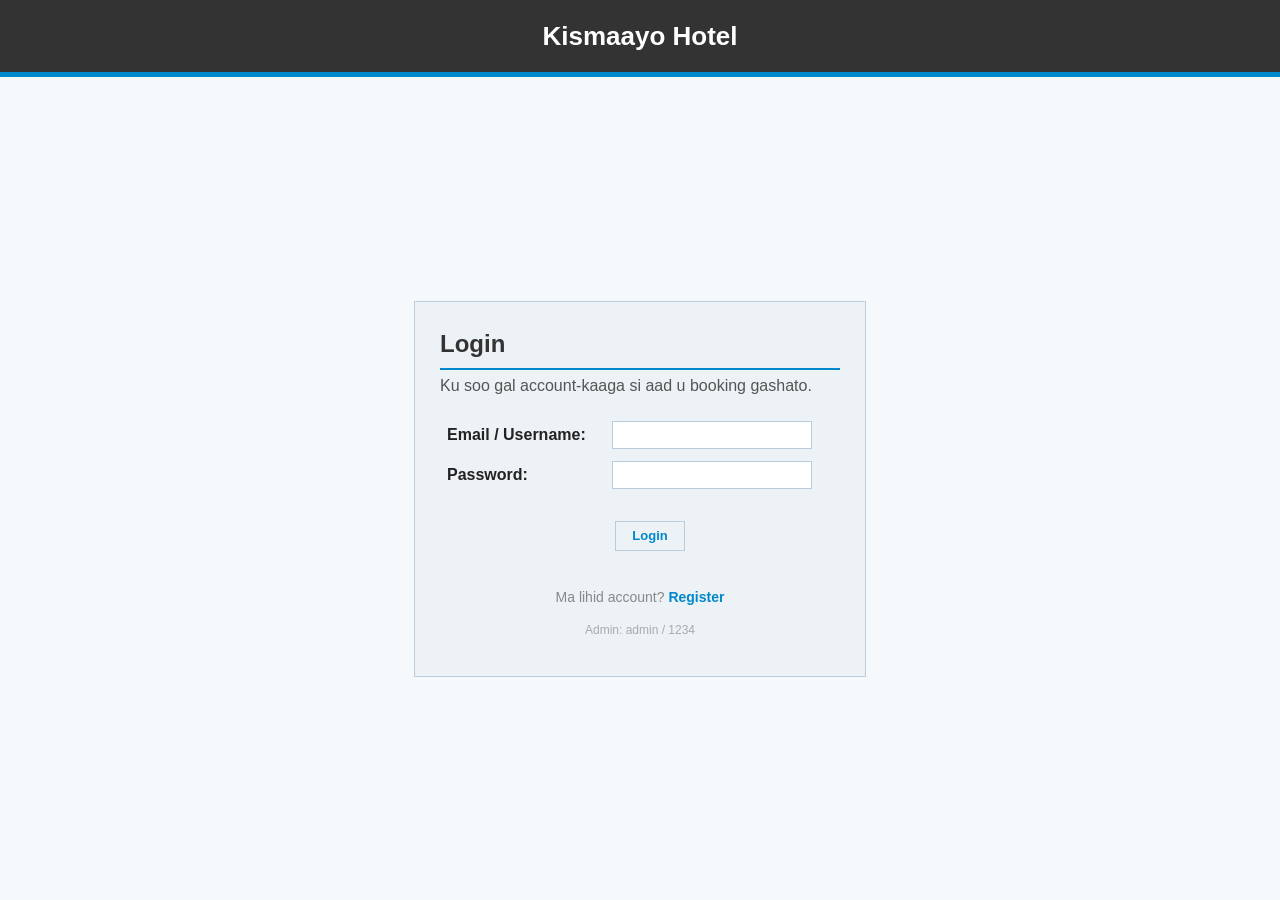
<file: pages/reservation.html>
<!DOCTYPE html PUBLIC "-//W3C//DTD HTML 4.01 Transitional//EN">
<html>
<head>
    <title>Kismaayo Hotel - Book a Room</title>
    <link rel="stylesheet" href="../css/style.css">
    <style>
    /* Slider styling */
    input[type=range] {
        width: 250px;
        cursor: pointer;
        vertical-align: middle;
    }
    .slider-val {
        display: inline-block;
        font-weight: bold;
        font-size: 18px;
        color: #08c;
        min-width: 30px;
    }
    .cost-table .free-night {
        color: #08c;
        font-weight: bold;
    }
    </style>
</head>
<body>

<script>
if (!localStorage.getItem("hotelUser")) {
    window.location.href = "login.html";
}
</script>

<table class="layout">
<tr><td class="header" colspan="2">Kismaayo Hotel - Book a Room</td></tr>
<tr><td class="nav" colspan="2">
    <a href="../index.html">Home</a>
    <a href="rooms.html">Rooms</a>
    <a href="reservation.html" class="active">Book Now</a>
    <a href="dashboard.html">Dashboard</a>
    <a href="admin.html" id="adminLink">Admin</a>
    <script>if(localStorage.hotelUser){var u=JSON.parse(localStorage.hotelUser);if(!u.isAdmin){document.getElementById('adminLink').style.display='none'}}</script>
    <a href="hotel-info.html">About</a>
    <a href="logout.html" id="logoutLink">Logout</a>
    <script>if(!localStorage.getItem('hotelUser')){document.getElementById('logoutLink').style.display='none'}</script>
</td></tr>
<tr>
<td class="sidebar">
    <h3>Room Prices</h3>
    <p style="font-size:13px;">
    Standard: $50/night<br>
    Deluxe: $80/night<br>
    Suite: $120/night
    </p>
    <h3>Quick Links</h3>
    <a href="rooms.html">View Rooms</a>
</td>
<td class="content">

<h2>Book a Room</h2>

<div class="info-box" style="max-width:550px;">
<form id="reservationForm">
<h3>Personal Info</h3>
<table class="form-table">
<tr><td class="label">Full Name:</td><td><input type="text" id="fullName" style="width:250px;"></td></tr>
<tr><td class="label">Phone:</td><td><input type="text" id="phone" style="width:250px;"></td></tr>
<tr><td class="label">Email:</td><td><input type="text" id="email" style="width:250px;"></td></tr>
</table>

<h3>Room Details</h3>
<table class="form-table">
<tr><td class="label">Room Type:</td>
<td>
    <select id="roomType" onchange="updatePricing()" style="width:250px;">
        <option value="">-- Loading rooms... --</option>
    </select>
</td></tr>
<tr><td class="label">Room Number:</td>
<td>
    <select id="roomNumber" style="width:250px;">
        <option value="">-- Loading available rooms... --</option>
    </select>
    <span id="roomNumberCount" style="font-size:11px; color:#888; display:block; margin-top:2px;"></span>
</td></tr>
</table>

<h3>Stay Dates</h3>
<table class="form-table">
<tr><td class="label">Check-In:</td><td><input type="date" id="checkIn" onchange="updatePricing()" style="width:250px;"></td></tr>
<tr><td class="label">Nights:</td>
<td>
    <div style="margin-bottom:6px;">
        <input type="range" id="nightsSlider" min="1" max="30" value="1" oninput="updatePricing()">
        <span class="slider-val" id="nightsDisplay">1</span>
    </div>
    <div id="sliderPriceBox" style="display:none; background:#ecf2f5; border:1px solid #bcd; padding:6px 12px; margin-bottom:6px; font-size:14px;">
        <strong>Total:</strong> <span id="sliderTotalPrice" style="color:#08c; font-size:22px; font-weight:bold;">$0</span>
        <span style="color:#888; font-size:12px;">(price per night × nights)</span>
    </div>
</td></tr>
<tr><td class="label">Check-Out:</td><td><span id="checkOutDisplay" style="font-weight:bold;"></span></td></tr>
<tr><td class="label">Guests:</td><td><input type="number" id="guests" min="1" max="4" value="1" style="width:80px;"></td></tr>
</table>

<!-- Cost Breakdown -->
<div id="costBreakdown" style="display:none;">
<h3>Cost Breakdown</h3>
<table class="cost-table" id="costTable">
<thead>
<tr><th>Night</th><th>Cost</th><th>Running Total</th></tr>
</thead>
<tbody id="costBody"></tbody>
</table>
<p style="text-align:right; font-size:16px; font-weight:bold; margin:5px 10px 0 0;">
    Grand Total: <span id="grandTotal" style="font-size:22px;">$0</span>
</p>
</div>

<br>

<!-- Check Availability button -->
<div style="margin-bottom:10px;">
<input type="button" value="Check Availability" class="btn" onclick="checkAvailability()">
<span id="availMsg" style="font-weight:bold;font-size:14px;margin-left:10px;"></span>
</div>

<div id="bookError" class="error-msg" style="margin-bottom:8px;"></div>
<input type="submit" value="Confirm Booking" class="btn">
</form>
</div>

<div id="confirmationMessage" class="confirm-box" style="display:none;">
    <h3>Booking Confirmed!</h3>
    <p>Thanks, <span id="confirmName"></span>!</p>
    <p><span id="confirmRoom"></span></p>
    <p><span id="confirmCheckIn"></span> to <span id="confirmCheckOut"></span></p>
    <p>Reservation ID: <span id="confirmId"></span></p>
    <br>
    <a href="dashboard.html" class="btn btn-small">View My Bookings</a>
    <a href="#" id="printReceiptBtn" class="btn btn-small">Print Receipt</a>
</div>

</td>
</tr>
</table>

<script>
var user = JSON.parse(localStorage.getItem("hotelUser"));
if (user && user.name) {
    document.getElementById("fullName").value = user.name;
}
if (user && user.phone) {
    document.getElementById("phone").value = user.phone;
}
if (user && user.email) {
    document.getElementById("email").value = user.email;
}

// Room prices cache: { "Standard": 50, "Deluxe": 80, ... }
var roomPrices = {};

/* Load room types from server */
function loadRoomTypes() {
    var xhr = new XMLHttpRequest();
    xhr.open("GET", "/api/rooms", true);
    xhr.onreadystatechange = function() {
        if (xhr.readyState === 4 && xhr.status === 200) {
            var res = JSON.parse(xhr.responseText);
            if (res.success) {
                var sel = document.getElementById('roomType');
                sel.innerHTML = '<option value="">-- Select --</option>';
                for (var i = 0; i < res.rooms.length; i++) {
                    var opt = document.createElement('option');
                    opt.value = res.rooms[i].name;
                    opt.text = res.rooms[i].name + ' - $' + res.rooms[i].price;
                    opt.setAttribute('data-price', res.rooms[i].price);
                    sel.appendChild(opt);
                    roomPrices[res.rooms[i].name] = parseInt(res.rooms[i].price);
                }

                /* Auto-select room from URL ?room=type */
                var params = new URLSearchParams(window.location.search);
                var room = params.get('room');
                if (room) {
                    for (var j = 0; j < sel.options.length; j++) {
                        if (sel.options[j].value.toLowerCase() === room.toLowerCase()) {
                            sel.options[j].selected = true;
                            break;
                        }
                    }
                }
                updatePricing();
            }
        }
    };
    xhr.send();
}

loadRoomTypes();

// ===== Fetch available room numbers on page load =====
function loadRoomNumbers() {
    var xhr = new XMLHttpRequest();
    xhr.open('GET', '/api/rooms/available', true);
    xhr.onreadystatechange = function() {
        if (xhr.readyState === 4 && xhr.status === 200) {
            var res = JSON.parse(xhr.responseText);
            var select = document.getElementById('roomNumber');
            var countSpan = document.getElementById('roomNumberCount');
            
            countSpan.textContent = res.available + ' of ' + res.total + ' rooms available';
            if (res.available === 0) {
                countSpan.style.color = '#e33';
                countSpan.textContent = '⚠️ All rooms full! No rooms available.';
            } else if (res.available <= 5) {
                countSpan.style.color = '#e33';
            } else {
                countSpan.style.color = '#080';
            }
            
            select.innerHTML = '<option value="">-- Select Room Number --</option>';
            // Show ALL rooms 1-30, disable the taken ones
            var availSet = {};
            if (res.availableRooms) {
                res.availableRooms.forEach(function(r) { availSet[r] = true; });
            }
            for (var i = 1; i <= res.total; i++) {
                var opt = document.createElement('option');
                opt.value = i;
                opt.textContent = 'Room ' + i;
                if (!availSet[i]) {
                    opt.disabled = true;
                    opt.style.color = '#aaa';
                    opt.textContent += ' (taken)';
                }
                select.appendChild(opt);
            }
        }
    };
    xhr.send();
}
loadRoomNumbers();

/* Auto-select room from URL (after load) */
var params = new URLSearchParams(window.location.search);
var room = params.get('room');
if (room) {
    var sel = document.getElementById('roomType');
    for (var i = 0; i < sel.options.length; i++) {
        if (sel.options[i].value.toLowerCase() === room.toLowerCase()) {
            sel.options[i].selected = true;
            break;
        }
    }
}

// ============ UPDATE PRICING (slider + cost breakdown) ============
function updatePricing() {
    var sel = document.getElementById('roomType');
    var selectedOpt = sel.options[sel.selectedIndex];
    var price = selectedOpt && selectedOpt.getAttribute('data-price') ? parseInt(selectedOpt.getAttribute('data-price')) : 0;

    var nights = parseInt(document.getElementById('nightsSlider').value);
    document.getElementById('nightsDisplay').textContent = nights;

    // Calculate check-out date
    var checkInEl = document.getElementById('checkIn');
    var checkInVal = checkInEl.value;
    var checkOutDisplay = document.getElementById('checkOutDisplay');

    if (checkInVal && nights > 0) {
        var d = new Date(checkInVal);
        d.setDate(d.getDate() + nights);
        var y = d.getFullYear();
        var m = String(d.getMonth() + 1).padStart(2, '0');
        var day = String(d.getDate()).padStart(2, '0');
        checkOutDisplay.textContent = y + '-' + m + '-' + day;
    } else {
        checkOutDisplay.textContent = '--';
    }

    // Calculate total (price × nights)
    var runningTotal = price * nights;

    // Update price box above the slider
    var sliderPriceBox = document.getElementById('sliderPriceBox');
    var sliderTotalPrice = document.getElementById('sliderTotalPrice');
    if (price > 0 && checkInVal) {
        sliderPriceBox.style.display = 'block';
        sliderTotalPrice.textContent = '$' + runningTotal.toLocaleString();
    } else {
        sliderPriceBox.style.display = 'none';
    }

    // Build cost breakdown table
    var costBody = document.getElementById('costBody');
    var costDiv = document.getElementById('costBreakdown');
    var grandTotalSpan = document.getElementById('grandTotal');

    if (price === 0 || !checkInVal || nights === 0) {
        costDiv.style.display = 'none';
        return;
    }

    costDiv.style.display = 'block';
    var html = '';
    var displayTotal = 0;

    for (var i = 1; i <= nights; i++) {
        displayTotal += price;
        html += '<tr>';
        html += '<td>Night ' + i + '</td>';
        html += '<td>$' + price.toLocaleString() + '</td>';
        html += '<td>$' + displayTotal.toLocaleString() + '</td>';
        html += '</tr>';
    }

    // Add total row
    html += '<tr class="total-row"><td colspan="2" style="text-align:right;">Total for ' + nights + ' night' + (nights > 1 ? 's' : '') + ':</td><td>$' + runningTotal.toLocaleString() + '</td></tr>';

    costBody.innerHTML = html;
    grandTotalSpan.textContent = '$' + runningTotal.toLocaleString();
}

// ============ CHECK AVAILABILITY ============
function checkAvailability() {
    var roomType = document.getElementById("roomType").value;
    var checkIn = document.getElementById("checkIn").value;
    var nights = parseInt(document.getElementById('nightsSlider').value);
    var checkOut = document.getElementById("checkOutDisplay").textContent;
    var availMsg = document.getElementById("availMsg");
    availMsg.textContent = "";

    if (!roomType || !checkIn || !nights) {
        availMsg.style.color = "#cc0000";
        availMsg.textContent = "Fadlan dooro Room Type, Check-In iyo Nights!";
        return;
    }

    availMsg.textContent = "Checking...";
    availMsg.style.color = "#555";

    var xhr = new XMLHttpRequest();
    xhr.open("POST", "/api/availability", true);
    xhr.setRequestHeader("Content-Type", "application/json");
    xhr.onreadystatechange = function() {
        if (xhr.readyState === 4 && xhr.status === 200) {
            var res = JSON.parse(xhr.responseText);
            if (res.success) {
                if (res.available) {
                    availMsg.style.color = "#08c";
                    availMsg.textContent = "Room is available!";
                } else {
                    availMsg.style.color = "#cc0000";
                    availMsg.textContent = "Room is not available for those dates.";
                }
            } else {
                availMsg.style.color = "#cc0000";
                availMsg.textContent = res.error;
            }
        }
    };
    xhr.send(JSON.stringify({roomType: roomType, checkin: checkIn, checkout: checkOut}));
}

// ============ SUBMIT BOOKING ============
document.getElementById("reservationForm").onsubmit = function(e) {
    e.preventDefault();
    var name = document.getElementById("fullName").value;
    var phone = document.getElementById("phone").value;
    var email = document.getElementById("email").value;
    var roomType = document.getElementById("roomType").value;
    var roomNumber = document.getElementById("roomNumber").value;
    var checkIn = document.getElementById("checkIn").value;
    var checkOut = document.getElementById("checkOutDisplay").textContent;
    var guests = document.getElementById("guests").value;
    var errDiv = document.getElementById("bookError");
    errDiv.textContent = "";

    if (!roomType || !roomNumber || !checkIn || !checkOut || checkOut === '--') {
        errDiv.textContent = "Fadlan buuxi Room Type, Room Number, Check-In iyo Nights!";
        return;
    }

    // Quick re-check room availability before submitting
    var submitBtn = document.querySelector('#reservationForm input[type="submit"]');
    submitBtn.disabled = true;
    submitBtn.value = "Checking...";
    var recheck = new XMLHttpRequest();
    recheck.open('GET', '/api/rooms/available', false); // synchronous re-check
    recheck.send();
    try {
        var availRes = JSON.parse(recheck.responseText);
        var stillAvailable = false;
        if (availRes.availableRooms) {
            for (var k = 0; k < availRes.availableRooms.length; k++) {
                if (availRes.availableRooms[k] == roomNumber) {
                    stillAvailable = true;
                    break;
                }
            }
        }
        if (!stillAvailable) {
            errDiv.textContent = "Room number-kan waa la qaatay! Fadlan dooro mid kale.";
            submitBtn.disabled = false;
            submitBtn.value = "Confirm Booking";
            loadRoomNumbers(); // refresh the list
            return;
        }
    } catch (e) {}
    submitBtn.disabled = false;
    submitBtn.value = "Confirm Booking";

    var xhr = new XMLHttpRequest();
    xhr.open("POST", "/api/book", true);
    xhr.setRequestHeader("Content-Type", "application/json");
    xhr.onreadystatechange = function() {
        if (xhr.readyState === 4) {
            var btn = document.querySelector('#reservationForm input[type="submit"]');
            btn.disabled = false;
            btn.value = "Confirm Booking";
            if (xhr.status === 200) {
                var res = JSON.parse(xhr.responseText);
                if (res.success) {
                    // Redirect to receipt page
                    window.location.href = "receipt.html?id=" + res.booking.id;
                } else {
                    errDiv.textContent = res.error;
                    loadRoomNumbers(); // refresh room list on failure
                }
            } else {
                errDiv.textContent = "Server error!";
            }
        }
    };
    xhr.send(JSON.stringify({
        username: user.username,
        name: name,
        roomType: roomType,
        roomNumber: roomNumber,
        checkin: checkIn,
        checkout: checkOut,
        guests: guests,
        phone: phone,
        email: email
    }));
};
</script>

</body>
</html>
</file>
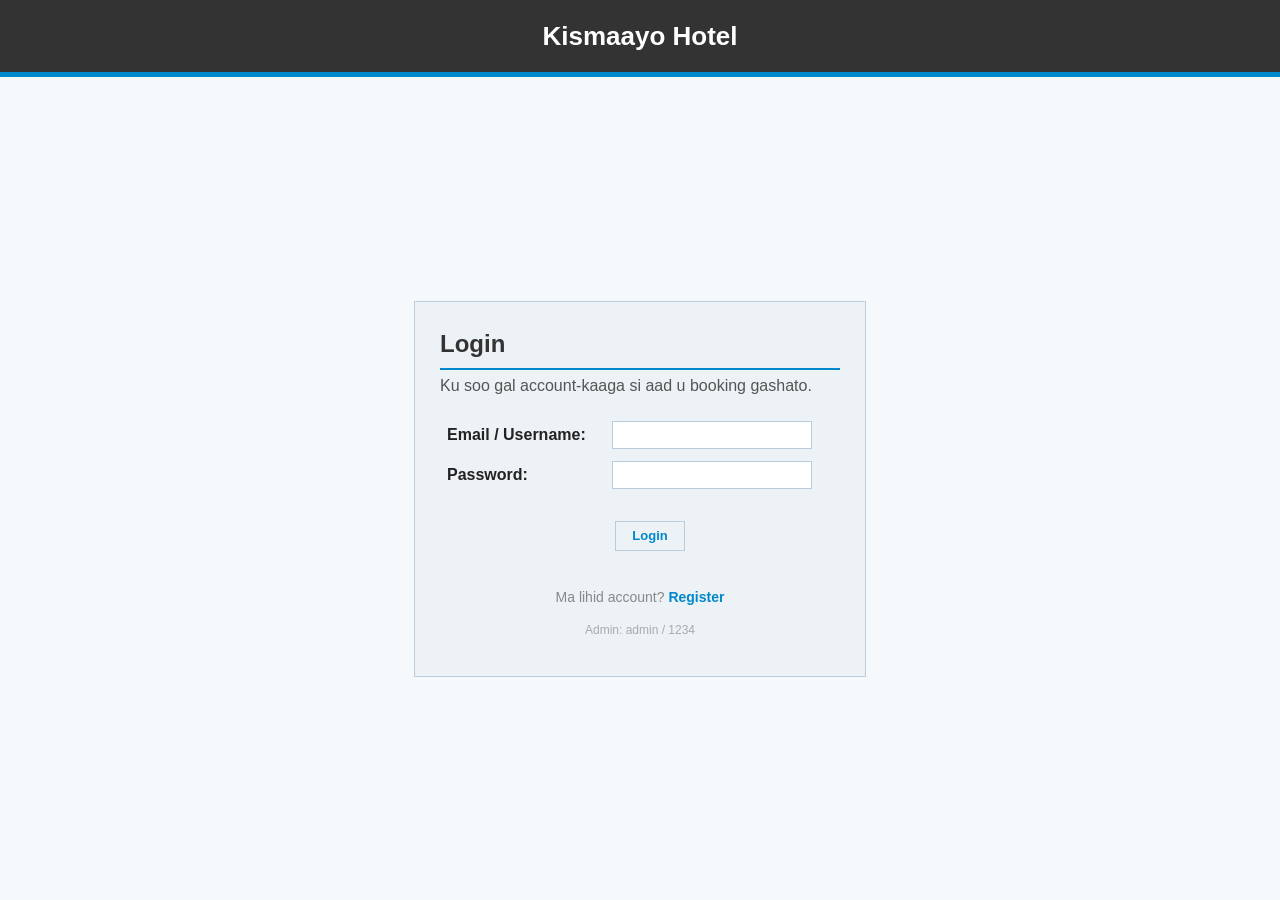
<file: pages/rooms.html>
<!DOCTYPE html PUBLIC "-//W3C//DTD HTML 4.01 Transitional//EN">
<html>
<head>
    <title>Kismaayo Hotel - Rooms</title>
    <link rel="stylesheet" href="../css/style.css">
</head>
<body>

<script>
if (!localStorage.getItem("hotelUser")) {
    window.location.href = "login.html";
}
</script>

<table class="layout">
<tr><td class="header" colspan="2">Kismaayo Hotel - Our Rooms</td></tr>
<tr><td class="nav" colspan="2">
    <a href="../index.html">Home</a>
    <a href="rooms.html" class="active">Rooms</a>
    <a href="reservation.html">Book Now</a>
    <a href="dashboard.html">Dashboard</a>
    <a href="admin.html" id="adminLink">Admin</a>
    <script>if(localStorage.hotelUser){var u=JSON.parse(localStorage.hotelUser);if(!u.isAdmin){document.getElementById('adminLink').style.display='none'}}</script>
    <a href="hotel-info.html">About</a>
    <a href="logout.html" id="logoutLink">Logout</a>
    <script>if(!localStorage.getItem('hotelUser')){document.getElementById('logoutLink').style.display='none'}</script>
</td></tr>
<tr>
<td class="sidebar">
    <h3>Room Types</h3>
    <div id="sidebarRooms">
    <p style="color:#888;">Loading...</p>
    </div>
    <br>
    <h3>Book Now</h3>
    <a href="reservation.html" class="btn btn-small">Book a Room</a>
</td>
<td class="content">

<h2>Our Rooms</h2>

<div id="roomDisplay">
<p style="color:#888;">Loading rooms...</p>
</div>

</td>
</tr>
</table>

<script>
function loadRooms() {
    var xhr = new XMLHttpRequest();
    xhr.open("GET", "/api/rooms", true);
    xhr.onreadystatechange = function() {
        if (xhr.readyState === 4 && xhr.status === 200) {
            var res = JSON.parse(xhr.responseText);
            if (res.success) {
                var rooms = res.rooms;

                // Sidebar links
                var sbHtml = "";
                for (var i = 0; i < rooms.length; i++) {
                    sbHtml += '<a href="reservation.html?room=' + rooms[i].name.toLowerCase() + '">' + rooms[i].name + ' - $' + rooms[i].price + '</a><br>';
                }
                document.getElementById("sidebarRooms").innerHTML = sbHtml;

                // Main display - each room in a table card with amenities
                var html = "";
                for (var i = 0; i < rooms.length; i++) {
                    var r = rooms[i];
                    var amenities = r.amenities ? r.amenities : "";
                    html += '<table class="room-table" style="margin-bottom:15px;">';
                    html += '<tr><td class="room-img" style="width:100px;">' + r.name + '</td>';
                    html += '<td style="padding:15px;">';
                    html += '<h3>' + r.name + '</h3>';
                    html += '<p style="color:#555;">Price: <strong>$' + r.price + '</strong> / night</p>';
                    if (amenities) {
                        html += '<p style="color:#555; font-size:13px;"><strong>Facilities:</strong> ' + amenities + '</p>';
                    }
                    html += '<a href="reservation.html?room=' + r.name.toLowerCase() + '" class="btn btn-small">Book Now</a>';
                    html += '</td></tr></table>';
                }
                document.getElementById("roomDisplay").innerHTML = html;
            }
        }
    };
    xhr.send();
}

loadRooms();
</script>

</body>
</html>
</file>
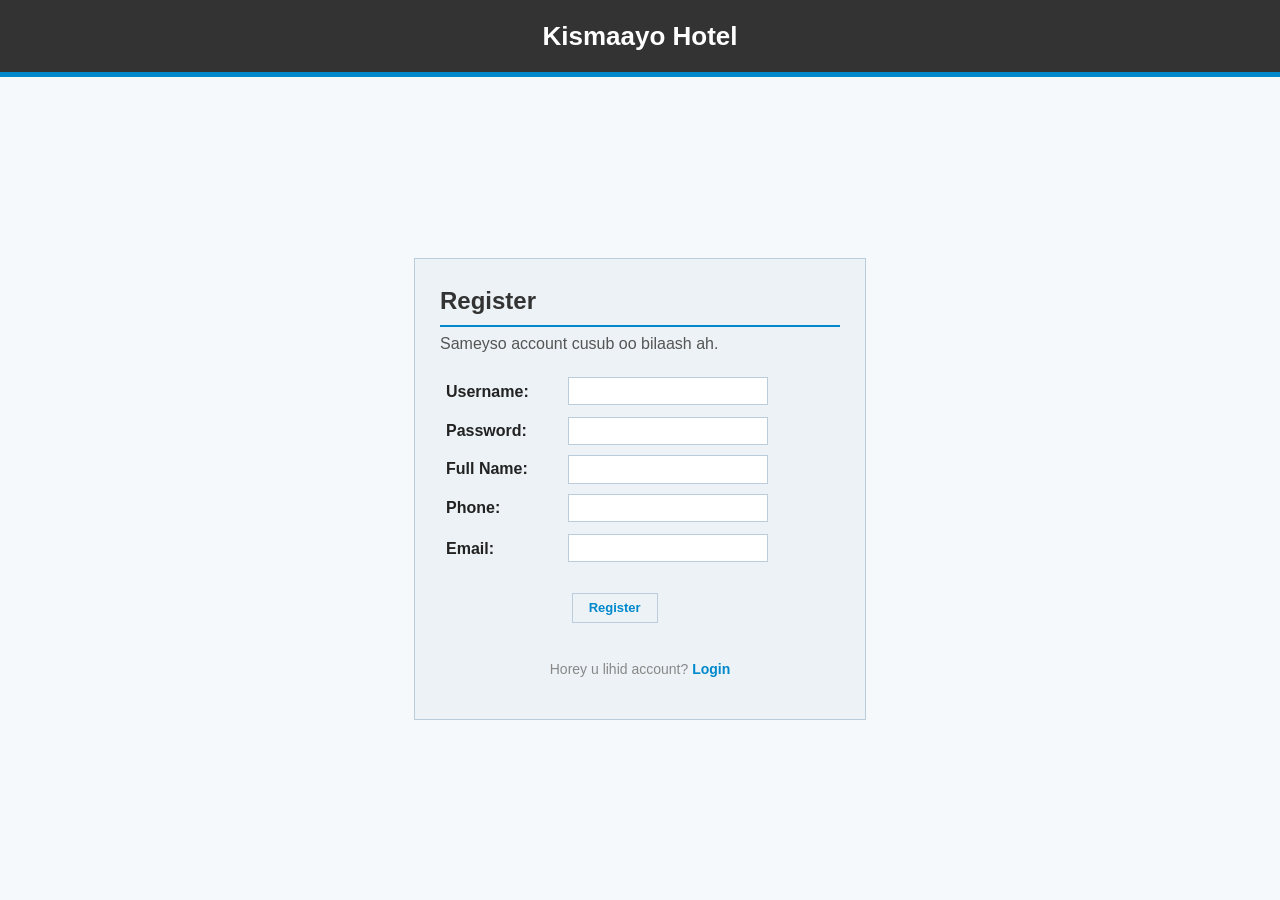
<file: pages/signup.html>
<!DOCTYPE html PUBLIC "-//W3C//DTD HTML 4.01 Transitional//EN">
<html>
<head>
<title>Kismaayo Hotel - Register</title>
    <link rel="stylesheet" href="../css/style.css">
<style>
input.input-taken { border: 2px solid #e33 !important; background:#fff0f0; }
.field-error { color:#e33; font-size:11px; font-weight:bold; display:block; margin-top:2px; }
</style>
</head>
<body>

<table class="log-layout">
<tr><td class="log-header">Kismaayo Hotel</td></tr>
<tr><td class="log-body">

<div class="log-box">
<h2 style="border-bottom:2px solid #08c; padding-bottom:8px; margin-top:0;">Register</h2>
<p style="color:#555;">Sameyso account cusub oo bilaash ah.</p>

<form id="signupForm">
<table style="width:100%;">
<tr><td style="padding:4px; font-weight:bold;">Username:</td>
    <td style="padding:4px;"><input type="text" id="username" style="width:200px;" autocomplete="off">
        <span class="field-error" id="usernameError"></span></td></tr>
<tr><td style="padding:4px; font-weight:bold;">Password:</td>
    <td style="padding:4px;"><input type="password" id="password" style="width:200px;" oninput="this.value=this.value.replace(/[^0-9]/g,'')"></td></tr>
<tr><td style="padding:4px; font-weight:bold;">Full Name:</td>
    <td style="padding:4px;"><input type="text" id="fullname" style="width:200px;"></td></tr>
<tr><td style="padding:4px; font-weight:bold;">Phone:</td>
    <td style="padding:4px;"><input type="text" id="phone" style="width:200px;" oninput="this.value=this.value.replace(/[^0-9]/g,'')">
        <span class="field-error" id="phoneError"></span></td></tr>
<tr><td style="padding:4px; font-weight:bold;">Email:</td>
    <td style="padding:4px;"><input type="text" id="email" style="width:200px;">
        <span class="field-error" id="emailError"></span></td></tr>
<tr><td></td><td style="padding:4px;"><div id="signupError" class="error-msg"></div></td></tr>
<tr><td></td><td style="padding:8px;"><input type="submit" value="Register" class="btn"></td></tr>
</table>
</form>

<br>
<p style="font-size:14px; color:#888; text-align:center;">
Horey u lihid account? <a href="login.html" style="font-weight:bold;">Login</a>
</p>
</div>

</td></tr>
</table>

<script>
document.getElementById("signupForm").onsubmit = function(e) {
    e.preventDefault();
    var user = document.getElementById("username").value;
    var pass = document.getElementById("password").value;
    var name = document.getElementById("fullname").value;
    var phone = document.getElementById("phone").value;
    var email = document.getElementById("email").value;
    var errDiv = document.getElementById("signupError");
    errDiv.textContent = "";

    // All fields required
    if (!user || !pass || !name || !phone || !email) {
        errDiv.textContent = "Fadlan buuxi dhammaan goobaha!";
        return;
    }

    // Username must start with a letter
    if (!/^[a-zA-Z]/.test(user)) {
        errDiv.textContent = "Username-ka waa inuu ku bilaabmaa xaraf!";
        return;
    }

    // Password must contain at least one number
    if (!/[0-9]/.test(pass)) {
        errDiv.textContent = "Password must contain numbers! Add at least one digit.";
        return;
    }

    // Phone must be at least 7 digits
    if (phone.length < 7) {
        errDiv.textContent = "Phone number must be at least 7 digits!";
        return;
    }

    // Email must contain @gmail.com
    if (email.indexOf("@gmail.com") === -1) {
        errDiv.textContent = "Email must be @gmail.com!";
        return;
    }

    // Check live duplicate errors
    if (document.getElementById('username').classList.contains('input-taken') ||
        document.getElementById('phone').classList.contains('input-taken') ||
        document.getElementById('email').classList.contains('input-taken')) {
        errDiv.textContent = "Fix the red fields above first!";
        return;
    }

    var xhr = new XMLHttpRequest();
    xhr.open("POST", "/api/signup", true);
    xhr.setRequestHeader("Content-Type", "application/json");
    xhr.onreadystatechange = function() {
        if (xhr.readyState === 4) {
            if (xhr.status === 200) {
                var res = JSON.parse(xhr.responseText);
                if (res.success) {
                    alert("Waa La Sameeye Account. Hadda Login Samee");
                    window.location.href = "login.html";
                } else {
                    errDiv.textContent = res.error;
                }
            } else {
                errDiv.textContent = "Server error!";
            }
        }
    };
    xhr.send(JSON.stringify({username: user, password: pass, name: name, phone: phone, email: email}));
};

// ===== Password reveal in-place =====
(function() {
    var pw = document.getElementById('password');
    if (!pw) return;
    var timer = null;
    pw.addEventListener('input', function() {
        clearTimeout(timer);
        this.type = 'text';
        timer = setTimeout(function() {
            if (pw) pw.type = 'password';
        }, 200);
    });
    pw.addEventListener('blur', function() {
        clearTimeout(timer);
        if (pw) pw.type = 'password';
    });
})();

// ===== Real-time duplicate check =====
(function() {
    var fields = ['username', 'phone', 'email'];
    var timers = {};
    
    function checkField(field) {
        var input = document.getElementById(field);
        var errSpan = document.getElementById(field + 'Error');
        var val = input.value.trim();
        
        if (!val) {
            input.classList.remove('input-taken');
            errSpan.textContent = '';
            return;
        }
        
        var xhr = new XMLHttpRequest();
        xhr.open('POST', '/api/check', true);
        xhr.setRequestHeader('Content-Type', 'application/json');
        xhr.onreadystatechange = function() {
            if (xhr.readyState === 4 && xhr.status === 200) {
                var res = JSON.parse(xhr.responseText);
                if (res.taken) {
                    input.classList.add('input-taken');
                    errSpan.textContent = 'Waa la qaatay';
                } else {
                    input.classList.remove('input-taken');
                    errSpan.textContent = '';
                }
            }
        };
        xhr.send(JSON.stringify({field: field, value: val}));
    }
    
    fields.forEach(function(f) {
        var input = document.getElementById(f);
        if (!input) return;
        input.addEventListener('input', function() {
            clearTimeout(timers[f]);
            timers[f] = setTimeout(function() { checkField(f); }, 400);
        });
    });
})();
</script>

</body>
</html>
</file>
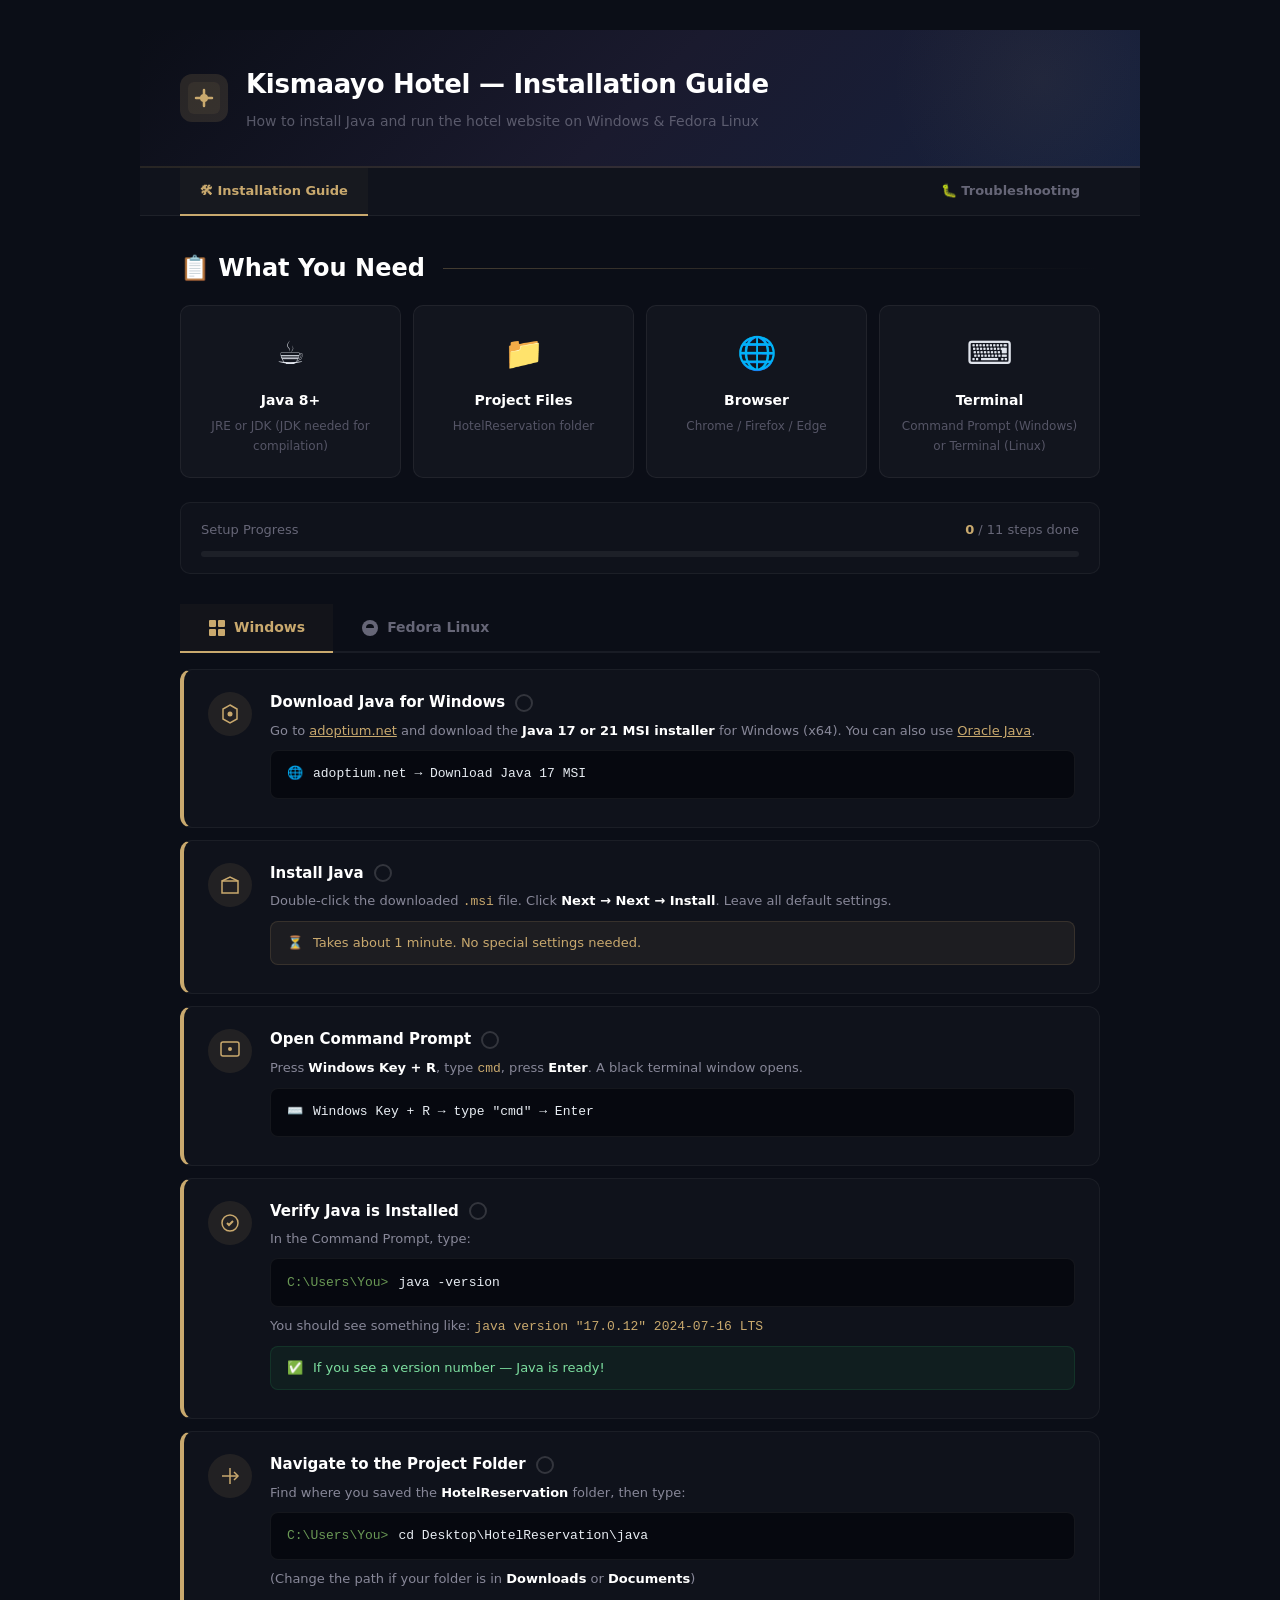
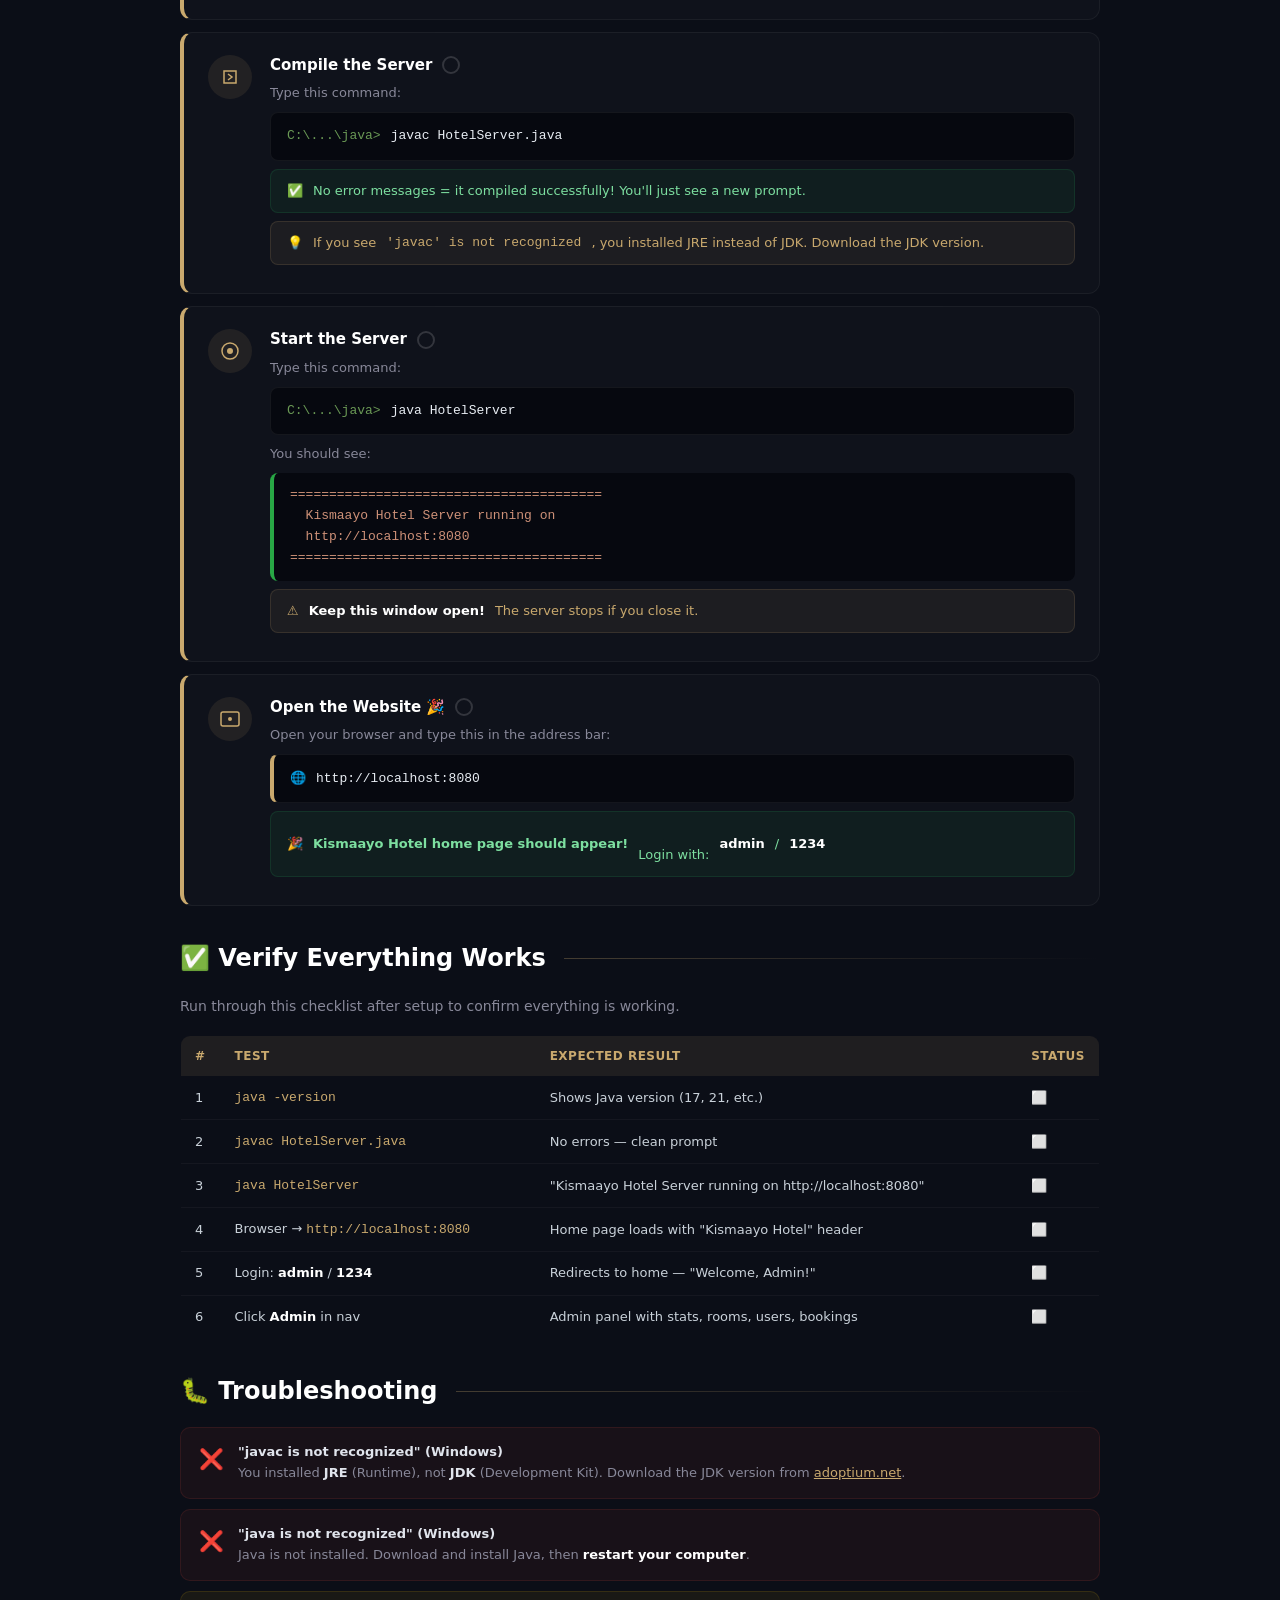
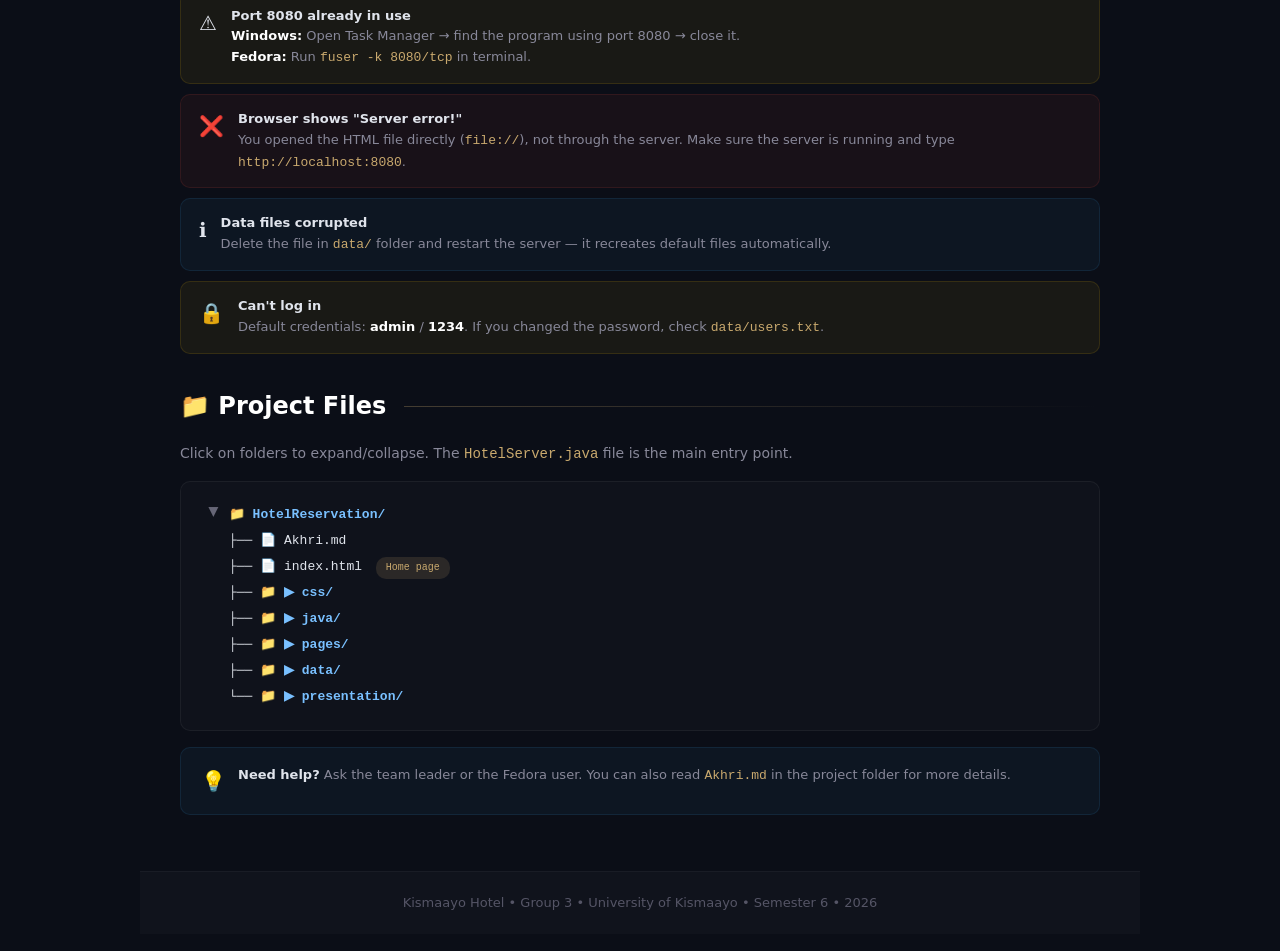
<file: presentation/installation-guide.html>
<!DOCTYPE html>
<html lang="en">
<head>
<meta charset="utf-8">
<title>Group 3 — Kismaayo Hotel · Interactive Installation Guide</title>
<meta name="viewport" content="width=device-width,initial-scale=1">
<style>
/* ═══════════════════════════════════════════════════════════════
   RESET & BASE
   ═══════════════════════════════════════════════════════════════ */
*{margin:0;padding:0;box-sizing:border-box}
html{scroll-behavior:smooth}
body{
  background:#0b0e17;
  color:#e0e4ec;
  font:15px/1.7 'Inter','Segoe UI',system-ui,sans-serif;
  -webkit-font-smoothing:antialiased
}

/* ═══════════════════════════════════════════════════════════════
   SCROLLBAR
   ═══════════════════════════════════════════════════════════════ */
::-webkit-scrollbar{width:6px}
::-webkit-scrollbar-track{background:#0b0e17}
::-webkit-scrollbar-thumb{background:#C9A96E;border-radius:3px}

/* ═══════════════════════════════════════════════════════════════
   ANIMATIONS
   ═══════════════════════════════════════════════════════════════ */
@keyframes fadeUp{from{opacity:0;transform:translateY(16px)}to{opacity:1;transform:translateY(0)}}
@keyframes slideIn{from{opacity:0;transform:translateX(-20px)}to{opacity:1;transform:translateX(0)}}
@keyframes pulse{0%,100%{opacity:1}50%{opacity:0.5}}
@keyframes glow{0%,100%{box-shadow:0 0 5px rgba(201,169,110,0.2)}50%{box-shadow:0 0 20px rgba(201,169,110,0.4)}}

/* ═══════════════════════════════════════════════════════════════
   LAYOUT
   ═══════════════════════════════════════════════════════════════ */
.page{max-width:1000px;margin:30px auto;overflow:hidden}

/* ═══════════════════════════════════════════════════════════════
   HEADER
   ═══════════════════════════════════════════════════════════════ */
.header{
  background:linear-gradient(135deg,#0b0e17 0%,#1a1a2e 50%,#16213e 100%);
  color:#fff;
  padding:32px 40px;
  display:flex;
  align-items:center;
  gap:18px;
  border-bottom:2px solid rgba(201,169,110,.15);
  position:relative;
  overflow:hidden
}
.header::after{
  content:'';
  position:absolute;
  width:300px;height:300px;
  background:radial-gradient(circle,rgba(201,169,110,.06) 0%,transparent 70%);
  top:-100px;right:-50px;
  pointer-events:none
}
.header svg{flex-shrink:0;position:relative;z-index:1}
.header h1{font-size:26px;font-weight:700;letter-spacing:-0.3px;position:relative;z-index:1}
.header p{font-size:14px;opacity:0.6;margin:4px 0 0 0;position:relative;z-index:1}

/* ═══════════════════════════════════════════════════════════════
   NAV
   ═══════════════════════════════════════════════════════════════ */
.nav{
  background:rgba(255,255,255,.02);
  padding:0 40px;
  display:flex;
  gap:4px;
  border-bottom:1px solid rgba(255,255,255,.06)
}
.nav a{
  color:#667;
  padding:12px 20px;
  font-size:13px;
  font-weight:600;
  border-bottom:2px solid transparent;
  margin-bottom:-1px;
  transition:all 0.2s;
  text-decoration:none;
  display:flex;align-items:center;gap:8px
}
.nav a:hover{color:#e0e4ec;text-decoration:none}
.nav a.active{color:#C9A96E;border-bottom-color:#C9A96E;background:rgba(201,169,110,.04)}

/* ═══════════════════════════════════════════════════════════════
   CONTENT
   ═══════════════════════════════════════════════════════════════ */
.content{padding:32px 40px 40px}

h2{
  font-size:24px;
  color:#fff;
  margin:32px 0 16px;
  display:flex;
  align-items:center;
  gap:10px
}
h2:first-of-type{margin-top:0}
h2::after{
  content:'';
  flex:1;
  height:1px;
  background:linear-gradient(to right,rgba(201,169,110,.3),transparent);
  margin-left:8px
}

h3{
  font-size:16px;
  color:#C9A96E;
  margin:20px 0 8px
}

p{color:#889;margin-bottom:12px;font-size:14px}

/* ═══════════════════════════════════════════════════════════════
   WHAT YOU NEED — requirement cards
   ═══════════════════════════════════════════════════════════════ */
.req-grid{
  display:grid;
  grid-template-columns:repeat(auto-fit,minmax(180px,1fr));
  gap:12px;
  margin-bottom:24px
}
.req-card{
  background:rgba(255,255,255,.03);
  border:1px solid rgba(255,255,255,.06);
  border-radius:10px;
  padding:20px;
  text-align:center;
  transition:all 0.3s
}
.req-card:hover{
  background:rgba(255,255,255,.05);
  border-color:rgba(201,169,110,.2);
  transform:translateY(-2px)
}
.req-card .req-icon{font-size:32px;display:block;margin-bottom:8px}
.req-card strong{color:#fff;font-size:14px}
.req-card p{font-size:12px;color:#556;margin:2px 0 0}

/* ═══════════════════════════════════════════════════════════════
   OS TABS
   ═══════════════════════════════════════════════════════════════ */
.os-tabs{
  display:flex;
  gap:0;
  margin:20px 0 0;
  border-bottom:2px solid rgba(255,255,255,.06);
  position:relative
}
.os-tab{
  padding:12px 28px;
  font-size:14px;
  font-weight:600;
  color:#667;
  border-bottom:2px solid transparent;
  margin-bottom:-2px;
  display:flex;
  align-items:center;
  gap:8px;
  transition:all 0.2s;
  cursor:pointer;
  text-decoration:none
}
.os-tab:hover{color:#e0e4ec;text-decoration:none}
.os-tab.active{color:#C9A96E;border-bottom-color:#C9A96E;background:rgba(201,169,110,.04)}

/* ═══════════════════════════════════════════════════════════════
   OS PANELS
   ═══════════════════════════════════════════════════════════════ */
.os-panel{display:none;animation:fadeUp 0.4s ease}
.os-panel.active{display:block}

/* ═══════════════════════════════════════════════════════════════
   STEP CARDS
   ═══════════════════════════════════════════════════════════════ */
.step-list{margin:16px 0}

.step-card{
  display:flex;
  gap:18px;
  padding:20px 24px;
  margin-bottom:12px;
  background:rgba(255,255,255,.02);
  border:1px solid rgba(255,255,255,.05);
  border-radius:12px;
  border-left:4px solid #C9A96E;
  transition:all 0.3s;
  align-items:flex-start;
  position:relative
}
.step-card:hover{
  background:rgba(255,255,255,.04);
  border-color:rgba(201,169,110,.15);
  box-shadow:0 4px 20px rgba(0,0,0,.2);
  transform:translateX(4px)
}
.step-card.done{
  border-left-color:#27ae60;
  opacity:0.8
}
.step-card.done .step-icon{
  background:#27ae60;
  color:#fff
}

.step-card .step-icon{
  flex-shrink:0;
  width:44px;height:44px;
  background:rgba(201,169,110,.1);
  border-radius:50%;
  display:flex;
  align-items:center;
  justify-content:center;
  color:#C9A96E;
  font-weight:700;
  font-size:18px;
  margin-top:2px;
  transition:all 0.3s
}

.step-card .step-body{flex:1;min-width:0}

.step-card .step-title{
  font-weight:700;
  font-size:15px;
  color:#fff;
  margin-bottom:4px;
  display:flex;
  align-items:center;
  gap:10px
}
.step-card .step-title .step-check{
  width:18px;height:18px;
  border:2px solid rgba(255,255,255,.15);
  border-radius:50%;
  display:inline-flex;
  align-items:center;
  justify-content:center;
  cursor:pointer;
  transition:all 0.3s;
  font-size:10px;
  color:transparent;
  flex-shrink:0
}
.step-card .step-title .step-check:hover{
  border-color:#C9A96E;
  background:rgba(201,169,110,.1)
}
.step-card .step-title .step-check.checked{
  background:#27ae60;
  border-color:#27ae60;
  color:#fff
}
.step-card .step-title .step-check.checked::after{
  content:'✓'
}

.step-card .step-desc{
  color:#889;
  font-size:13px;
  margin-bottom:8px;
  line-height:1.7
}

/* ═══════════════════════════════════════════════════════════════
   COMMAND BLOCK
   ═══════════════════════════════════════════════════════════════ */
.cmd{
  background:#06080f;
  color:#e8edf3;
  padding:12px 16px;
  border-radius:8px;
  font-family:'JetBrains Mono','Fira Code','Consolas',monospace;
  font-size:13px;
  margin:8px 0;
  overflow-x:auto;
  display:flex;
  align-items:center;
  gap:10px;
  border:1px solid rgba(255,255,255,.06);
  cursor:pointer;
  transition:all 0.2s;
  position:relative
}
.cmd:hover{
  border-color:rgba(201,169,110,.25);
  background:#0a0d17
}
.cmd .prompt{color:#6a9955;user-select:none}
.cmd .cmd-text{color:#e8edf3;flex:1}
.cmd .cmd-copy{
  opacity:0;
  transition:opacity 0.2s;
  font-size:11px;
  color:#667;
  background:rgba(255,255,255,.06);
  padding:2px 8px;
  border-radius:4px;
  white-space:nowrap
}
.cmd:hover .cmd-copy{opacity:1}
.cmd .cmd-copy:hover{color:#C9A96E;background:rgba(201,169,110,.1)}
.cmd.copied{border-color:#27ae60}
.cmd.copied .cmd-copy{color:#27ae60;opacity:1}

/* ═══════════════════════════════════════════════════════════════
   SUCCESS / INFO BOXES
   ═══════════════════════════════════════════════════════════════ */
.success-box{
  background:rgba(39,174,96,.08);
  border:1px solid rgba(39,174,96,.15);
  border-radius:8px;
  padding:10px 16px;
  margin:8px 0;
  font-size:13px;
  color:#7ddfa0;
  display:flex;
  align-items:center;
  gap:10px
}
.info-box{
  background:rgba(201,169,110,.08);
  border:1px solid rgba(201,169,110,.15);
  border-radius:8px;
  padding:10px 16px;
  margin:8px 0;
  font-size:13px;
  color:#C9A96E;
  display:flex;
  align-items:center;
  gap:10px
}
.server-output{
  background:#06080f;
  color:#ce9178;
  padding:12px 16px;
  border-radius:8px;
  font-family:'JetBrains Mono',monospace;
  font-size:13px;
  margin:8px 0;
  border-left:4px solid #28a745;
  line-height:1.6
}

/* ═══════════════════════════════════════════════════════════════
   PROGRESS BAR
   ═══════════════════════════════════════════════════════════════ */
.progress-container{
  margin:20px 0 30px;
  padding:16px 20px;
  background:rgba(255,255,255,.02);
  border-radius:10px;
  border:1px solid rgba(255,255,255,.05)
}
.progress-header{
  display:flex;
  justify-content:space-between;
  align-items:center;
  margin-bottom:10px
}
.progress-header span{font-size:13px;color:#667}
.progress-header strong{color:#C9A96E}
.progress-bar-track{
  width:100%;height:6px;
  background:rgba(255,255,255,.06);
  border-radius:3px;
  overflow:hidden
}
.progress-bar-fill{
  height:100%;
  background:linear-gradient(90deg,#C9A96E,#27ae60);
  border-radius:3px;
  transition:width 0.5s ease;
  width:0%
}

/* ═══════════════════════════════════════════════════════════════
   VERIFICATION TABLE
   ═══════════════════════════════════════════════════════════════ */
.v-table{
  width:100%;
  border-collapse:collapse;
  margin:16px 0;
  border-radius:10px;
  overflow:hidden;
  border:1px solid rgba(255,255,255,.06)
}
.v-table th{
  background:rgba(201,169,110,.1);
  color:#C9A96E;
  padding:10px 14px;
  font-size:12px;
  text-align:left;
  text-transform:uppercase;
  letter-spacing:.5px
}
.v-table td{
  padding:10px 14px;
  border-bottom:1px solid rgba(255,255,255,.04);
  font-size:13px;
  color:#c9d1d9
}
.v-table tr:last-child td{border-bottom:none}
.v-table tr:hover td{background:rgba(255,255,255,.02)}
.v-table .v-status{
  display:inline-flex;
  align-items:center;
  gap:6px;
  cursor:pointer;
  transition:all 0.2s
}
.v-table .v-status:hover{color:#C9A96E}
.v-table .v-status.done{color:#27ae60}

/* ═══════════════════════════════════════════════════════════════
   TROUBLE BOXES
   ═══════════════════════════════════════════════════════════════ */
.trouble-grid{display:grid;gap:10px;margin:16px 0}
.trouble-box{
  display:flex;
  gap:14px;
  padding:14px 18px;
  border-radius:10px;
  align-items:flex-start;
  transition:all 0.2s
}
.trouble-box:hover{transform:translateX(4px)}
.trouble-box.warn{background:rgba(255,193,7,.06);border:1px solid rgba(255,193,7,.12)}
.trouble-box.error{background:rgba(231,76,60,.06);border:1px solid rgba(231,76,60,.12)}
.trouble-box.info{background:rgba(52,152,219,.06);border:1px solid rgba(52,152,219,.12)}
.trouble-box .icon{flex-shrink:0;font-size:20px}
.trouble-box .text{font-size:13px;color:#889;line-height:1.6}
.trouble-box .text strong{color:#e0e4ec}

/* ═══════════════════════════════════════════════════════════════
   FILE TREE
   ═══════════════════════════════════════════════════════════════ */
.file-tree{
  background:rgba(255,255,255,.02);
  border:1px solid rgba(255,255,255,.05);
  border-radius:10px;
  padding:20px 24px;
  font-family:'JetBrains Mono','Fira Code','Consolas',monospace;
  font-size:13px;
  line-height:2;
  margin:14px 0;
  position:relative
}
.file-tree .folder{color:#79c0ff;font-weight:600;cursor:pointer;transition:color 0.2s}
.file-tree .folder:hover{color:#C9A96E}
.file-tree .file{cursor:default;transition:color 0.2s}
.file-tree .file:hover{color:#C9A96E}
.file-tree .star{
  display:inline-block;
  background:rgba(201,169,110,.15);
  color:#C9A96E;
  padding:1px 10px;
  border-radius:10px;
  font-size:10px;
  margin-left:6px;
  font-style:normal
}
.file-tree .highlight{
  background:rgba(201,169,110,.08);
  padding:0 6px;
  border-radius:4px;
  color:#C9A96E
}
.file-tree .tree-toggle{
  cursor:pointer;
  user-select:none;
  color:#667;
  transition:transform 0.2s;
  display:inline-block;
  width:16px
}
.file-tree .tree-toggle.open{transform:rotate(90deg)}
.file-tree .tree-children{padding-left:24px;overflow:hidden;transition:max-height 0.3s}
.file-tree .tree-children.collapsed{max-height:0}

/* ═══════════════════════════════════════════════════════════════
   HELP BOX
   ═══════════════════════════════════════════════════════════════ */
.help-box{
  background:rgba(52,152,219,.06);
  border:1px solid rgba(52,152,219,.12);
  border-radius:10px;
  padding:16px 20px;
  margin:16px 0;
  display:flex;
  gap:12px;
  align-items:flex-start;
  transition:all 0.2s
}
.help-box:hover{border-color:rgba(52,152,219,.25)}
.help-box .icon{font-size:20px;flex-shrink:0}
.help-box .text{font-size:13px;color:#889}
.help-box .text strong{color:#e0e4ec}

/* ═══════════════════════════════════════════════════════════════
   TOAST
   ═══════════════════════════════════════════════════════════════ */
.toast-container{
  position:fixed;bottom:24px;right:24px;
  z-index:9999;display:flex;flex-direction:column;gap:8px
}
.toast{
  background:rgba(11,14,23,.95);
  backdrop-filter:blur(12px);
  border:1px solid rgba(201,169,110,.2);
  color:#e0e4ec;
  padding:12px 20px;
  border-radius:10px;
  font-size:13px;
  animation:slideInRight 0.3s ease;
  display:flex;align-items:center;gap:10px;
  box-shadow:0 8px 32px rgba(0,0,0,.4)
}
@keyframes slideInRight{from{transform:translateX(100px);opacity:0}to{transform:translateX(0);opacity:1}}
.toast.success{border-color:#27ae60}
.toast.success .toast-icon{color:#27ae60}
.toast.info{border-color:#C9A96E}
.toast.info .toast-icon{color:#C9A96E}

/* ═══════════════════════════════════════════════════════════════
   FOOTER
   ═══════════════════════════════════════════════════════════════ */
.footer{
  background:rgba(255,255,255,.02);
  color:#556;
  text-align:center;
  padding:20px 40px;
  font-size:13px;
  border-top:1px solid rgba(255,255,255,.04)
}

/* ═══════════════════════════════════════════════════════════════
   RESPONSIVE
   ═══════════════════════════════════════════════════════════════ */
@media(max-width:768px){
  .page{margin:0;border-radius:0}
  .content{padding:20px}
  .header{padding:20px;flex-direction:column;text-align:center}
  .nav{padding:0 16px;overflow-x:auto}
  .os-tabs{overflow-x:auto;flex-wrap:nowrap}
  .os-tab{padding:10px 16px;white-space:nowrap}
  .step-card{flex-direction:column;gap:12px}
  .req-grid{grid-template-columns:repeat(2,1fr)}
  .file-tree{font-size:12px;line-height:1.8;padding:14px}
}
@media print{
  body{background:#fff;color:#222}
  .header{background:#1B2A4A!important;padding:20px}
  .header h1{color:#fff}
  .nav,.no-print,.toast-container{display:none!important}
  .step-card{break-inside:avoid;border-left-color:#C9A96E!important;background:#fafafa!important}
  .step-card .step-title .step-check{display:none}
  .cmd{background:#f5f5f5!important;color:#222!important;border:1px solid #ddd!important}
  .cmd .prompt{color:#6a9955}
  .cmd .cmd-text{color:#222}
  .cmd .cmd-copy{display:none}
  .server-output{background:#f5f5f5!important;color:#333!important}
  .file-tree{background:#fafafa!important}
  .file-tree .folder{color:#0d47a1!important}
  .progress-container{display:none}
  .trouble-box{break-inside:avoid}
  .v-table td{color:#444}
  h2{color:#1B2A4A}
  h2::after{background:linear-gradient(to right,#C9A96E,transparent)}
  .help-box{break-inside:avoid}
  @page{margin:1.2cm}
}
</style>
</head>
<body>

<!-- ═══ TOAST CONTAINER ═══ -->
<div class="toast-container" id="toastContainer"></div>

<div class="page">

  <!-- ═══ HEADER ═══ -->
  <div class="header">
    <svg width="48" height="48" viewBox="0 0 48 48" fill="none" xmlns="http://www.w3.org/2000/svg">
      <rect width="48" height="48" rx="12" fill="rgba(201,169,110,.15)"/>
      <rect x="8" y="8" width="32" height="32" rx="6" fill="rgba(201,169,110,.08)"/>
      <path d="M16 24h16M24 16v16" stroke="#C9A96E" stroke-width="2.5" stroke-linecap="round"/>
      <circle cx="24" cy="24" r="4" fill="#C9A96E"/>
    </svg>
    <div>
      <h1>Kismaayo Hotel — Installation Guide</h1>
      <p>How to install Java and run the hotel website on Windows &amp; Fedora Linux</p>
    </div>
  </div>

  <!-- ═══ NAV ═══ -->
  <div class="nav no-print">
    <a href="#" class="active">🛠 Installation Guide</a>
    <a href="#troubleshooting" style="margin-left:auto">🐛 Troubleshooting</a>
  </div>

  <!-- ═══ CONTENT ═══ -->
  <div class="content">

    <!-- ── WHAT YOU NEED ── -->
    <h2>📋 What You Need</h2>
    <div class="req-grid">
      <div class="req-card">
        <span class="req-icon">☕</span>
        <strong>Java 8+</strong>
        <p>JRE or JDK (JDK needed for compilation)</p>
      </div>
      <div class="req-card">
        <span class="req-icon">📁</span>
        <strong>Project Files</strong>
        <p>HotelReservation folder</p>
      </div>
      <div class="req-card">
        <span class="req-icon">🌐</span>
        <strong>Browser</strong>
        <p>Chrome / Firefox / Edge</p>
      </div>
      <div class="req-card">
        <span class="req-icon">⌨️</span>
        <strong>Terminal</strong>
        <p>Command Prompt (Windows) or Terminal (Linux)</p>
      </div>
    </div>

    <!-- ── OVERALL PROGRESS ── -->
    <div class="progress-container no-print" id="progressContainer">
      <div class="progress-header">
        <span>Setup Progress</span>
        <span><strong id="progressCount">0</strong> / <span id="progressTotal">8</span> steps done</span>
      </div>
      <div class="progress-bar-track">
        <div class="progress-bar-fill" id="progressFill"></div>
      </div>
    </div>

    <!-- ── OS TABS ── -->
    <div class="os-tabs no-print">
      <a class="os-tab active" data-os="windows" onclick="switchOS('windows', this)">
        <svg width="18" height="18" viewBox="0 0 18 18"><rect x="1" y="1" width="7" height="7" rx="1" fill="currentColor"/><rect x="10" y="1" width="7" height="7" rx="1" fill="currentColor"/><rect x="1" y="10" width="7" height="7" rx="1" fill="currentColor"/><rect x="10" y="10" width="7" height="7" rx="1" fill="currentColor"/></svg>
        Windows
      </a>
      <a class="os-tab" data-os="fedora" onclick="switchOS('fedora', this)">
        <svg width="18" height="18" viewBox="0 0 18 18"><circle cx="9" cy="9" r="8" fill="currentColor"/><path d="M5 9a4 4 0 0 1 4-4 4 4 0 0 1 4 4H5z" fill="#0b0e17"/></svg>
        Fedora Linux
      </a>
    </div>

    <!-- ══════════════════════════════════════════════════════ -->
    <!--  WINDOWS PANEL                                       -->
    <!-- ══════════════════════════════════════════════════════ -->
    <div class="os-panel active" id="panel-windows">

      <div class="step-list">

        <div class="step-card" data-step="0">
          <div class="step-icon">
            <svg width="22" height="22" viewBox="0 0 22 22"><path d="M11 2l7 4v10l-7 4-7-4V6l7-4z" fill="none" stroke="currentColor" stroke-width="1.5"/><circle cx="11" cy="11" r="2.5" fill="currentColor"/></svg>
          </div>
          <div class="step-body">
            <div class="step-title">
              <span>Download Java for Windows</span>
              <span class="step-check" data-step="0" onclick="toggleStepCheck(this, event)" title="Mark done"></span>
            </div>
            <div class="step-desc">
              Go to <a href="https://adoptium.net/" target="_blank" style="color:#C9A96E">adoptium.net</a> and download the
              <strong style="color:#fff">Java 17 or 21 MSI installer</strong> for Windows (x64).
              You can also use <a href="https://www.oracle.com/java/technologies/downloads/" target="_blank" style="color:#C9A96E">Oracle Java</a>.
            </div>
            <div class="cmd" onclick="copyCmd(this, 'Download Java 17 MSI from adoptium.net')">
              <span>🌐</span>
              <span class="cmd-text">adoptium.net  →  Download Java 17 MSI</span>
              <span class="cmd-copy">📋 Copy</span>
            </div>
          </div>
        </div>

        <div class="step-card" data-step="1">
          <div class="step-icon">
            <svg width="22" height="22" viewBox="0 0 22 22"><path d="M3 7h16v12H3V7z" fill="none" stroke="currentColor" stroke-width="1.5"/><path d="M3 7l8-4 8 4" fill="none" stroke="currentColor" stroke-width="1.5"/></svg>
          </div>
          <div class="step-body">
            <div class="step-title">
              <span>Install Java</span>
              <span class="step-check" data-step="1" onclick="toggleStepCheck(this, event)" title="Mark done"></span>
            </div>
            <div class="step-desc">
              Double-click the downloaded <code style="color:#C9A96E">.msi</code> file.
              Click <strong style="color:#fff">Next → Next → Install</strong>.
              Leave all default settings.
            </div>
            <div class="info-box">
              <span>⏳</span> Takes about 1 minute. No special settings needed.
            </div>
          </div>
        </div>

        <div class="step-card" data-step="2">
          <div class="step-icon">
            <svg width="22" height="22" viewBox="0 0 22 22"><rect x="2" y="2" width="18" height="14" rx="2" fill="none" stroke="currentColor" stroke-width="1.5"/><circle cx="11" cy="9" r="2" fill="currentColor"/></svg>
          </div>
          <div class="step-body">
            <div class="step-title">
              <span>Open Command Prompt</span>
              <span class="step-check" data-step="2" onclick="toggleStepCheck(this, event)" title="Mark done"></span>
            </div>
            <div class="step-desc">
              Press <strong style="color:#fff">Windows Key + R</strong>, type <code style="color:#C9A96E">cmd</code>, press <strong style="color:#fff">Enter</strong>.
              A black terminal window opens.
            </div>
            <div class="cmd" onclick="copyCmd(this, 'Windows Key + R → type cmd → Enter')">
              <span>⌨️</span>
              <span class="cmd-text">Windows Key + R  →  type "cmd"  →  Enter</span>
              <span class="cmd-copy">📋 Copy</span>
            </div>
          </div>
        </div>

        <div class="step-card" data-step="3">
          <div class="step-icon">
            <svg width="22" height="22" viewBox="0 0 22 22"><circle cx="11" cy="11" r="8" fill="none" stroke="currentColor" stroke-width="1.5"/><path d="M8 11l2 2 4-4" fill="none" stroke="currentColor" stroke-width="2"/></svg>
          </div>
          <div class="step-body">
            <div class="step-title">
              <span>Verify Java is Installed</span>
              <span class="step-check" data-step="3" onclick="toggleStepCheck(this, event)" title="Mark done"></span>
            </div>
            <div class="step-desc">
              In the Command Prompt, type:
            </div>
            <div class="cmd" onclick="copyCmd(this, 'java -version')">
              <span class="prompt">C:\Users\You&gt;</span>
              <span class="cmd-text">java -version</span>
              <span class="cmd-copy">📋 Copy</span>
            </div>
            <div class="step-desc">
              You should see something like:
              <code style="color:#C9A96E">java version "17.0.12" 2024-07-16 LTS</code>
            </div>
            <div class="success-box">
              <span>✅</span> If you see a version number — Java is ready!
            </div>
          </div>
        </div>

        <div class="step-card" data-step="4">
          <div class="step-icon">
            <svg width="22" height="22" viewBox="0 0 22 22"><path d="M3 11h16" stroke="currentColor" stroke-width="1.5"/><path d="M11 3v16" stroke="currentColor" stroke-width="1.5"/><path d="M15 7l4 4-4 4" stroke="currentColor" stroke-width="1.5" fill="none"/></svg>
          </div>
          <div class="step-body">
            <div class="step-title">
              <span>Navigate to the Project Folder</span>
              <span class="step-check" data-step="4" onclick="toggleStepCheck(this, event)" title="Mark done"></span>
            </div>
            <div class="step-desc">
              Find where you saved the <strong style="color:#fff">HotelReservation</strong> folder, then type:
            </div>
            <div class="cmd" onclick="copyCmd(this, 'cd Desktop\\HotelReservation\\java')">
              <span class="prompt">C:\Users\You&gt;</span>
              <span class="cmd-text">cd Desktop\HotelReservation\java</span>
              <span class="cmd-copy">📋 Copy</span>
            </div>
            <div class="step-desc">
              (Change the path if your folder is in <strong style="color:#fff">Downloads</strong> or <strong style="color:#fff">Documents</strong>)
            </div>
          </div>
        </div>

        <div class="step-card" data-step="5">
          <div class="step-icon">
            <svg width="22" height="22" viewBox="0 0 22 22"><path d="M5 5h12v12H5z" fill="none" stroke="currentColor" stroke-width="1.5"/><path d="M9 8l4 3-4 3" fill="none" stroke="currentColor" stroke-width="1.5"/></svg>
          </div>
          <div class="step-body">
            <div class="step-title">
              <span>Compile the Server</span>
              <span class="step-check" data-step="5" onclick="toggleStepCheck(this, event)" title="Mark done"></span>
            </div>
            <div class="step-desc">
              Type this command:
            </div>
            <div class="cmd" onclick="copyCmd(this, 'javac HotelServer.java')">
              <span class="prompt">C:\...\java&gt;</span>
              <span class="cmd-text">javac HotelServer.java</span>
              <span class="cmd-copy">📋 Copy</span>
            </div>
            <div class="success-box">
              <span>✅</span> No error messages = it compiled successfully! You'll just see a new prompt.
            </div>
            <div class="info-box">
              <span>💡</span> If you see <code style="color:#C9A96E">'javac' is not recognized</code>, you installed JRE instead of JDK. Download the JDK version.
            </div>
          </div>
        </div>

        <div class="step-card" data-step="6">
          <div class="step-icon">
            <svg width="22" height="22" viewBox="0 0 22 22"><circle cx="11" cy="11" r="8" fill="none" stroke="currentColor" stroke-width="1.5"/><circle cx="11" cy="11" r="3" fill="currentColor"/></svg>
          </div>
          <div class="step-body">
            <div class="step-title">
              <span>Start the Server</span>
              <span class="step-check" data-step="6" onclick="toggleStepCheck(this, event)" title="Mark done"></span>
            </div>
            <div class="step-desc">
              Type this command:
            </div>
            <div class="cmd" onclick="copyCmd(this, 'java HotelServer')">
              <span class="prompt">C:\...\java&gt;</span>
              <span class="cmd-text">java HotelServer</span>
              <span class="cmd-copy">📋 Copy</span>
            </div>
            <div class="step-desc">
              You should see:
            </div>
            <div class="server-output">
              ========================================<br>
              &nbsp;&nbsp;Kismaayo Hotel Server running on<br>
              &nbsp;&nbsp;http://localhost:8080<br>
              ========================================
            </div>
            <div class="info-box">
              <span>⚠️</span> <strong style="color:#fff">Keep this window open!</strong> The server stops if you close it.
            </div>
          </div>
        </div>

        <div class="step-card" data-step="7">
          <div class="step-icon">
            <svg width="22" height="22" viewBox="0 0 22 22"><rect x="2" y="4" width="18" height="14" rx="2" fill="none" stroke="currentColor" stroke-width="1.5"/><circle cx="11" cy="11" r="2" fill="currentColor"/></svg>
          </div>
          <div class="step-body">
            <div class="step-title">
              <span>Open the Website 🎉</span>
              <span class="step-check" data-step="7" onclick="toggleStepCheck(this, event)" title="Mark done"></span>
            </div>
            <div class="step-desc">
              Open your browser and type this in the address bar:
            </div>
            <div class="cmd" onclick="copyCmd(this, 'http://localhost:8080')" style="border-left:4px solid #C9A96E">
              <span>🌐</span>
              <span class="cmd-text">http://localhost:8080</span>
              <span class="cmd-copy">📋 Copy</span>
            </div>
            <div class="success-box">
              <span>🎉</span> <strong>Kismaayo Hotel home page should appear!</strong><br>
              Login with: <strong style="color:#fff">admin</strong> / <strong style="color:#fff">1234</strong>
            </div>
          </div>
        </div>

      </div>
    </div>

    <!-- ══════════════════════════════════════════════════════ -->
    <!--  FEDORA PANEL                                       -->
    <!-- ══════════════════════════════════════════════════════ -->
    <div class="os-panel" id="panel-fedora">

      <div class="step-list">

        <div class="step-card" data-step="0">
          <div class="step-icon">
            <svg width="22" height="22" viewBox="0 0 22 22"><circle cx="11" cy="11" r="8" fill="none" stroke="currentColor" stroke-width="1.5"/><path d="M7 11a4 4 0 0 1 4-4 4 4 0 0 1 4 4H7z" fill="currentColor"/></svg>
          </div>
          <div class="step-body">
            <div class="step-title">
              <span>Install Java (if not installed)</span>
              <span class="step-check" data-step="0" onclick="toggleStepCheck(this, event)" title="Mark done"></span>
            </div>
            <div class="step-desc">
              Open a terminal and run:
            </div>
            <div class="cmd" onclick="copyCmd(this, 'sudo dnf install java-latest-openjdk')">
              <span class="prompt">$</span>
              <span class="cmd-text">sudo dnf install java-latest-openjdk</span>
              <span class="cmd-copy">📋 Copy</span>
            </div>
            <div class="success-box">
              <span>✅</span> After install, verify with <code style="color:#C9A96E">java -version</code>
            </div>
          </div>
        </div>

        <div class="step-card" data-step="1">
          <div class="step-icon">➡️</div>
          <div class="step-body">
            <div class="step-title">
              <span>Navigate &amp; Compile</span>
              <span class="step-check" data-step="1" onclick="toggleStepCheck(this, event)" title="Mark done"></span>
            </div>
            <div class="cmd" onclick="copyCmd(this, 'cd HotelReservation/java && javac HotelServer.java')">
              <span class="prompt">$</span>
              <span class="cmd-text">cd HotelReservation/java && javac HotelServer.java</span>
              <span class="cmd-copy">📋 Copy</span>
            </div>
          </div>
        </div>

        <div class="step-card" data-step="2">
          <div class="step-icon">🚀</div>
          <div class="step-body">
            <div class="step-title">
              <span>Run the Server</span>
              <span class="step-check" data-step="2" onclick="toggleStepCheck(this, event)" title="Mark done"></span>
            </div>
            <div class="cmd" onclick="copyCmd(this, 'java HotelServer')">
              <span class="prompt">$</span>
              <span class="cmd-text">java HotelServer</span>
              <span class="cmd-copy">📋 Copy</span>
            </div>
            <div class="server-output" style="margin-top:8px">
              ========================================<br>
              &nbsp;&nbsp;Kismaayo Hotel Server running on<br>
              &nbsp;&nbsp;http://localhost:8080<br>
              ========================================
            </div>
            <div class="success-box">
              <span>🎉</span> Open browser → <strong style="color:#fff">http://localhost:8080</strong><br>
              Login: <strong style="color:#fff">admin</strong> / <strong style="color:#fff">1234</strong>
            </div>
          </div>
        </div>

      </div>
    </div>

    <!-- ══════════════════════════════════════════════════════ -->
    <!--  VERIFICATION                                       -->
    <!-- ══════════════════════════════════════════════════════ -->
    <h2>✅ Verify Everything Works</h2>
    <p>Run through this checklist after setup to confirm everything is working.</p>

    <table class="v-table">
      <tr><th style="width:40px;">#</th><th>Test</th><th>Expected Result</th><th style="width:60px;">Status</th></tr>
      <tr>
        <td>1</td>
        <td><code style="color:#C9A96E">java -version</code></td>
        <td>Shows Java version (17, 21, etc.)</td>
        <td><span class="v-status" onclick="toggleVerify(this)">⬜</span></td>
      </tr>
      <tr>
        <td>2</td>
        <td><code style="color:#C9A96E">javac HotelServer.java</code></td>
        <td>No errors — clean prompt</td>
        <td><span class="v-status" onclick="toggleVerify(this)">⬜</span></td>
      </tr>
      <tr>
        <td>3</td>
        <td><code style="color:#C9A96E">java HotelServer</code></td>
        <td>"Kismaayo Hotel Server running on http://localhost:8080"</td>
        <td><span class="v-status" onclick="toggleVerify(this)">⬜</span></td>
      </tr>
      <tr>
        <td>4</td>
        <td>Browser → <code style="color:#C9A96E">http://localhost:8080</code></td>
        <td>Home page loads with "Kismaayo Hotel" header</td>
        <td><span class="v-status" onclick="toggleVerify(this)">⬜</span></td>
      </tr>
      <tr>
        <td>5</td>
        <td>Login: <strong style="color:#fff">admin</strong> / <strong style="color:#fff">1234</strong></td>
        <td>Redirects to home — "Welcome, Admin!"</td>
        <td><span class="v-status" onclick="toggleVerify(this)">⬜</span></td>
      </tr>
      <tr>
        <td>6</td>
        <td>Click <strong style="color:#fff">Admin</strong> in nav</td>
        <td>Admin panel with stats, rooms, users, bookings</td>
        <td><span class="v-status" onclick="toggleVerify(this)">⬜</span></td>
      </tr>
    </table>

    <!-- ══════════════════════════════════════════════════════ -->
    <!--  TROUBLESHOOTING                                    -->
    <!-- ══════════════════════════════════════════════════════ -->
    <h2 id="troubleshooting">🐛 Troubleshooting</h2>

    <div class="trouble-grid">
      <div class="trouble-box error">
        <div class="icon">❌</div>
        <div class="text">
          <strong>"javac is not recognized" (Windows)</strong><br>
          You installed <strong>JRE</strong> (Runtime), not <strong>JDK</strong> (Development Kit).
          Download the JDK version from <a href="https://adoptium.net/" style="color:#C9A96E">adoptium.net</a>.
        </div>
      </div>

      <div class="trouble-box error">
        <div class="icon">❌</div>
        <div class="text">
          <strong>"java is not recognized" (Windows)</strong><br>
          Java is not installed. Download and install Java, then <strong style="color:#fff">restart your computer</strong>.
        </div>
      </div>

      <div class="trouble-box warn">
        <div class="icon">⚠️</div>
        <div class="text">
          <strong>Port 8080 already in use</strong><br>
          <strong style="color:#fff">Windows:</strong> Open Task Manager → find the program using port 8080 → close it.<br>
          <strong style="color:#fff">Fedora:</strong> Run <code style="color:#C9A96E">fuser -k 8080/tcp</code> in terminal.
        </div>
      </div>

      <div class="trouble-box error">
        <div class="icon">❌</div>
        <div class="text">
          <strong>Browser shows "Server error!"</strong><br>
          You opened the HTML file directly (<code style="color:#C9A96E">file://</code>), not through the server.
          Make sure the server is running and type <code style="color:#C9A96E">http://localhost:8080</code>.
        </div>
      </div>

      <div class="trouble-box info">
        <div class="icon">ℹ️</div>
        <div class="text">
          <strong>Data files corrupted</strong><br>
          Delete the file in <code style="color:#C9A96E">data/</code> folder and restart the server — it recreates default files automatically.
        </div>
      </div>

      <div class="trouble-box warn">
        <div class="icon">🔒</div>
        <div class="text">
          <strong>Can't log in</strong><br>
          Default credentials: <strong style="color:#fff">admin</strong> / <strong style="color:#fff">1234</strong>.
          If you changed the password, check <code style="color:#C9A96E">data/users.txt</code>.
        </div>
      </div>
    </div>

    <!-- ══════════════════════════════════════════════════════ -->
    <!--  PROJECT FILES                                      -->
    <!-- ══════════════════════════════════════════════════════ -->
    <h2>📁 Project Files</h2>
    <p>Click on folders to expand/collapse. The <code style="color:#C9A96E">HotelServer.java</code> file is the main entry point.</p>

    <div class="file-tree" id="fileTree">
      <div class="tree-item">
        <span class="tree-toggle open" onclick="toggleTree(this)">▶</span>
        📁 <span class="folder">HotelReservation/</span>
      </div>
      <div class="tree-children" id="treeRoot">
        <div class="file">├── 📄 Akhri.md</div>
        <div class="file">├── 📄 index.html  <span class="star">Home page</span></div>
        <div class="file">
          ├── 📁 <span class="folder" onclick="toggleTreeChild(this)">▶ css/</span>
          <div class="tree-children collapsed" style="padding-left:24px">
            <div class="file">└── 📄 style.css</div>
          </div>
        </div>
        <div class="file">
          ├── 📁 <span class="folder" onclick="toggleTreeChild(this)">▶ java/</span>
          <div class="tree-children collapsed" style="padding-left:24px">
            <div class="file">├── 📄 <span class="highlight">HotelServer.java</span>  <span class="star">⭐ RUN THIS</span></div>
            <div class="file">├── 📄 Room.java</div>
            <div class="file">├── 📄 StandardRoom.java</div>
            <div class="file">├── 📄 DeluxeRoom.java</div>
            <div class="file">├── 📄 SuiteRoom.java</div>
            <div class="file">├── 📄 Customer.java</div>
            <div class="file">├── 📄 User.java</div>
            <div class="file">├── 📄 Reservation.java</div>
            <div class="file">└── 📄 HotelReservationSystem.java</div>
          </div>
        </div>
        <div class="file">
          ├── 📁 <span class="folder" onclick="toggleTreeChild(this)">▶ pages/</span>
          <div class="tree-children collapsed" style="padding-left:24px">
            <div class="file">├── 📄 login.html, signup.html</div>
            <div class="file">├── 📄 rooms.html, reservation.html</div>
            <div class="file">├── 📄 dashboard.html, admin.html</div>
            <div class="file">├── 📄 receipt.html, hotel-info.html</div>
          </div>
        </div>
        <div class="file">
          ├── 📁 <span class="folder" onclick="toggleTreeChild(this)">▶ data/</span>
          <div class="tree-children collapsed" style="padding-left:24px">
            <div class="file">├── 📄 users.txt</div>
            <div class="file">├── 📄 rooms.txt</div>
            <div class="file">├── 📄 reservations.txt</div>
            <div class="file">└── 📄 contacts.txt</div>
          </div>
        </div>
        <div class="file">
          └── 📁 <span class="folder" onclick="toggleTreeChild(this)">▶ presentation/</span>
          <div class="tree-children collapsed" style="padding-left:24px">
            <div class="file">├── 📄 installation-guide.html  <span class="star">🔵 You are here</span></div>
            <div class="file">└── 📄 Group3_Kismaayo_Hotel_Presentation.pptx</div>
          </div>
        </div>
      </div>
    </div>

    <div class="help-box">
      <div class="icon">💡</div>
      <div class="text">
        <strong>Need help?</strong> Ask the team leader or the Fedora user.
        You can also read <code style="color:#C9A96E">Akhri.md</code> in the project folder for more details.
      </div>
    </div>

  </div><!-- /content -->

  <!-- ═══ FOOTER ═══ -->
  <div class="footer">
    Kismaayo Hotel  •  Group 3  •  University of Kismaayo  •  Semester 6  •  2026
  </div>

</div><!-- /page -->

<script>
// ── TOAST SYSTEM ─────────────────────────────────────────────

function showToast(message, type = 'info') {
  const container = document.getElementById('toastContainer');
  const toast = document.createElement('div');
  toast.className = `toast ${type}`;
  toast.innerHTML = `<span class="toast-icon">${type === 'success' ? '✅' : 'ℹ️'}</span> ${message}`;
  container.appendChild(toast);
  setTimeout(() => {
    toast.style.opacity = '0';
    toast.style.transform = 'translateX(100px)';
    toast.style.transition = 'all 0.3s ease';
    setTimeout(() => toast.remove(), 300);
  }, 2500);
}

// ── OS TAB SWITCHING ────────────────────────────────────────

function switchOS(os, el) {
  // Update tabs
  document.querySelectorAll('.os-tab').forEach(t => t.classList.remove('active'));
  el.classList.add('active');
  
  // Update panels
  document.querySelectorAll('.os-panel').forEach(p => p.classList.remove('active'));
  document.getElementById('panel-' + os).classList.add('active');
  
  // Store preference
  localStorage.setItem('preferredOS', os);
  showToast(`Switched to ${os === 'windows' ? 'Windows' : 'Fedora Linux'} setup`, 'info');
}

// Restore OS preference
const savedOS = localStorage.getItem('preferredOS');
if (savedOS) {
  const tab = document.querySelector(`.os-tab[data-os="${savedOS}"]`);
  if (tab) switchOS(savedOS, tab);
}

// ── COPY COMMAND ────────────────────────────────────────────

function copyCmd(el, text) {
  navigator.clipboard.writeText(text).then(() => {
    el.classList.add('copied');
    const copySpan = el.querySelector('.cmd-copy');
    if (copySpan) copySpan.textContent = '✅ Copied!';
    showToast('Command copied to clipboard!', 'success');
    setTimeout(() => {
      el.classList.remove('copied');
      if (copySpan) copySpan.textContent = '📋 Copy';
    }, 2000);
  }).catch(() => {
    // Fallback
    const textarea = document.createElement('textarea');
    textarea.value = text;
    document.body.appendChild(textarea);
    textarea.select();
    document.execCommand('copy');
    document.body.removeChild(textarea);
    showToast('Command copied!', 'success');
  });
}

// Allow clicking anywhere on cmd to copy, or the copy button specifically
document.addEventListener('click', function(e) {
  const cmd = e.target.closest('.cmd');
  if (cmd && !e.target.closest('.step-check')) {
    const textSpan = cmd.querySelector('.cmd-text');
    if (textSpan) {
      copyCmd(cmd, textSpan.textContent.trim());
    }
  }
});

// ── STEP CHECKBOXES ─────────────────────────────────────────

function toggleStepCheck(el, event) {
  if (event) event.stopPropagation();
  const checked = el.classList.toggle('checked');
  
  // Mark parent card
  const card = el.closest('.step-card');
  if (card) card.classList.toggle('done', checked);
  
  // Save to localStorage
  const stepKey = getStepKey(card);
  if (stepKey) {
    const saved = JSON.parse(localStorage.getItem('setupSteps') || '{}');
    saved[stepKey] = checked;
    localStorage.setItem('setupSteps', JSON.stringify(saved));
  }
  
  updateProgress();
}

function getStepKey(card) {
  if (!card) return null;
  const panel = card.closest('.os-panel');
  const os = panel ? panel.id.replace('panel-', '') : 'windows';
  const idx = card.dataset.step;
  return `${os}-step-${idx}`;
}

function updateProgress() {
  const allSteps = document.querySelectorAll('.step-card .step-check');
  const checked = document.querySelectorAll('.step-card .step-check.checked');
  const total = allSteps.length;
  const done = checked.length;
  
  document.getElementById('progressCount').textContent = done;
  document.getElementById('progressTotal').textContent = total;
  
  const pct = total > 0 ? Math.round((done / total) * 100) : 0;
  document.getElementById('progressFill').style.width = pct + '%';
}

// Restore saved steps
function restoreSteps() {
  const saved = JSON.parse(localStorage.getItem('setupSteps') || '{}');
  Object.entries(saved).forEach(([key, checked]) => {
    // Find the corresponding check element
    const [os, _, idx] = key.split('-');
    const panel = document.getElementById('panel-' + os);
    if (panel) {
      const card = panel.querySelector(`.step-card[data-step="${idx}"]`);
      if (card) {
        const check = card.querySelector('.step-check');
        if (check && checked) {
          check.classList.add('checked');
          card.classList.add('done');
        }
      }
    }
  });
  updateProgress();
}

// ── VERIFICATION CHECKLIST ──────────────────────────────────

function toggleVerify(el) {
  const isDone = el.classList.toggle('done');
  el.textContent = isDone ? '✅' : '⬜';
  showToast(isDone ? '✓ Test passed!' : 'Test unchecked', isDone ? 'success' : 'info');
  
  // Count verification progress
  const allVerifies = document.querySelectorAll('.v-table .v-status');
  const doneVerifies = document.querySelectorAll('.v-table .v-status.done');
  if (doneVerifies.length === allVerifies.length && allVerifies.length > 0) {
    showToast('🎉 All checks passed! System is ready!', 'success');
  }
}

// ── FILE TREE ───────────────────────────────────────────────

function toggleTree(el) {
  const children = el.parentElement.nextElementSibling;
  if (children && children.classList) {
    const isCollapsed = children.classList.toggle('collapsed');
    el.classList.toggle('open');
    el.textContent = isCollapsed ? '▶' : '▼';
  }
}

function toggleTreeChild(el) {
  const children = el.nextElementSibling;
  if (children && children.classList) {
    const isCollapsed = children.classList.toggle('collapsed');
    el.textContent = isCollapsed ? '▶ ' : '▼ ';
  }
}

// ── INTERSECTION OBSERVER FOR ANIMATIONS ────────────────────

if ('IntersectionObserver' in window) {
  const observer = new IntersectionObserver((entries) => {
    entries.forEach(entry => {
      if (entry.isIntersecting) {
        entry.target.style.animationPlayState = 'running';
      }
    });
  }, { threshold: 0.1 });
  
  document.querySelectorAll('.step-card').forEach(el => {
    el.style.animation = 'slideIn 0.4s ease both';
    el.style.animationPlayState = 'paused';
    observer.observe(el);
  });
}

// ── INIT ────────────────────────────────────────────────────

restoreSteps();

console.log('🛠 Kismaayo Hotel Installation Guide loaded');
console.log('💡 Click any command block to copy it to clipboard');
</script>
</body>
</html>
</file>
<file: css/style.css>
/* ============================================
   Kismaayo Hotel — Arch Linux inspired style
   Clean, minimal, 2007-era table layout
   ============================================ */

/* ---- Reset & Base ---- */
* {
    margin: 0;
    padding: 0;
    line-height: 1.4;
}

html, body {
    height: 100%;
    background: #f6f9fc;
    color: #222;
    font: normal 100% sans-serif;
    margin: 0;
    padding: 0;
}

a {
    text-decoration: none;
}
a:link, a:visited {
    color: #08c;
}
a:hover, a:focus {
    color: #08c;
    text-decoration: underline;
}

p {
    margin: 0.33em 0 1em;
}

/* ---- Main Layout Table (full screen) ---- */
table.layout {
    width: 100%;
    height: 100%;
    margin: 0;
    border-collapse: collapse;
    background: #fff;
    text-align: left;
    border: none;
}

/* ---- Header (Arch navbar look) ---- */
td.header {
    background: #333;
    color: #fff;
    padding: 12px 20px;
    text-align: left;
    font-size: 22px;
    font-weight: bold;
    border-bottom: 5px solid #08c;
    letter-spacing: 0.5px;
}

/* ---- Navigation (right-aligned, Arch style) ---- */
td.nav {
    background: #333;
    padding: 6px 20px;
    text-align: right;
    border-bottom: none;
    font-size: 0;
}

td.nav a {
    color: #999;
    text-decoration: none;
    padding: 5px 12px;
    font-size: 13px;
    font-weight: bold;
    display: inline-block;
}

td.nav a:hover {
    color: #fff;
    text-decoration: underline;
    background: transparent;
}

td.nav a.active {
    color: #fff;
    background: transparent;
}

/* ---- Sidebar (Arch right-column style, but on left) ---- */
td.sidebar {
    width: 280px;
    height: 100%;
    background: #f6f9fc;
    padding: 15px;
    vertical-align: top;
    border-right: 1px solid #dde6ed;
}

td.sidebar h3 {
    color: #333;
    font-size: 15px;
    font-weight: bold;
    border-bottom: 1px solid #bcd;
    padding-bottom: 4px;
    margin: 15px 0 6px 0;
}
td.sidebar h3:first-child {
    margin-top: 0;
}

td.sidebar a {
    color: #08c;
    text-decoration: none;
    display: block;
    padding: 3px 0;
    font-size: 13px;
}
td.sidebar a:hover {
    text-decoration: underline;
}

td.sidebar p {
    color: #555;
    font-size: 13px;
    margin: 0.3em 0;
}

/* ---- Main Content ---- */
td.content {
    height: 100%;
    padding: 15px 20px;
    vertical-align: top;
    font-size: 0.812em; /* Arch default ~13px */
}

td.content h2 {
    color: #333;
    font-size: 1.5em;
    border-bottom: 1px solid #888;
    padding-bottom: 4px;
    margin: 0 0 0.5em 0;
    font-weight: bold;
}

td.content h3 {
    color: #333;
    font-size: 1.25em;
    margin: 0.5em 0 0.3em 0;
    font-weight: bold;
}

td.content h4 {
    font-size: 1.15em;
    margin-top: 0.8em;
}

/* ---- Footer (Arch style, clean & simple) ---- */
td.footer {
    background: #333;
    color: #999;
    padding: 12px 20px;
    text-align: center;
    font-size: 0.85em;
    border-top: 3px solid #08c;
}

/* ---- Hero Welcome Section (Arch box style) ---- */
.welcome {
    background: #ecf2f5;
    border: 1px solid #bcd;
    padding: 15px;
    margin-bottom: 15px;
    text-align: center;
}

.welcome h2 {
    color: #333;
    font-size: 1.5em;
    border: none;
    margin: 0 0 8px 0;
}

.welcome p {
    color: #555;
    font-size: 14px;
}

/* ---- Buttons (Arch minimal style) ---- */
.btn {
    display: inline-block;
    background: #ecf2f5;
    color: #08c;
    padding: 5px 16px;
    text-decoration: none;
    font-weight: bold;
    font-size: 13px;
    border: 1px solid #bcd;
    cursor: pointer;
    font-family: sans-serif;
}

.btn:hover {
    background: #08c;
    color: #fff;
    border-color: #08c;
    text-decoration: none;
}

.btn-small {
    padding: 3px 10px;
    font-size: 12px;
}

.btn-full {
    display: block;
    width: 100%;
    text-align: center;
}

/* ---- Room Cards (Arch box style) ---- */
.room-table {
    width: 100%;
    border-collapse: collapse;
    margin-bottom: 15px;
}

.room-table td {
    border: 1px solid #bcd;
    padding: 10px;
    vertical-align: top;
    background: #ecf2f5;
}

.room-table td.room-img {
    width: 100px;
    background: #08c;
    color: #fff;
    text-align: center;
    font-weight: bold;
    font-size: 16px;
}

.room-table h3 {
    margin: 0 0 5px 0;
    color: #333;
    font-size: 1.2em;
}

.price {
    color: #cc6600;
    font-size: 20px;
    font-weight: bold;
}

.price span {
    font-size: 12px;
    color: #888;
    font-weight: normal;
}

.room-features {
    margin: 8px 0;
    padding-left: 20px;
    font-size: 13px;
}

/* ---- Forms (Arch style) ---- */
.form-table {
    width: 100%;
    border-collapse: collapse;
}

.form-table td {
    padding: 5px 8px;
    font-size: 13px;
}

.form-table td.label {
    width: 130px;
    font-weight: bold;
    color: #333;
}

input, select, textarea {
    padding: 4px 6px;
    border: 1px solid #bcd;
    font-size: 13px;
    font-family: sans-serif;
    background: #fff;
}

input:focus, select:focus, textarea:focus {
    border-color: #08c;
    background: #fff;
}

textarea {
    font-family: sans-serif;
}

/* ---- Data Tables (Arch pretty2 style) ---- */
.data-table {
    width: 100%;
    border-collapse: collapse;
    margin: 10px 0;
    border: 1px solid #bbb;
}

.data-table th {
    background: #eee;
    color: #333;
    padding: 6px 8px;
    border: 1px solid #bbb;
    font-size: 12px;
    font-weight: bold;
}

.data-table td {
    padding: 5px 8px;
    border: 1px dotted #bbb;
    font-size: 13px;
}

.data-table tr:nth-child(odd) {
    background: #fff;
}

.data-table tr:nth-child(even) {
    background: #f6f9fc;
}

.data-table tr:hover {
    background: #ffd;
}

/* ---- Confirmation Box ---- */
.confirm-box {
    background: #ecf2f5;
    border: 2px solid #08c;
    padding: 20px;
    text-align: center;
    margin: 15px 0;
}

.confirm-box h3 {
    color: #08c;
    font-size: 1.4em;
    border: none;
    margin: 0 0 10px 0;
}

/* ---- Error Messages ---- */
.error-msg {
    color: #cc0000;
    font-size: 13px;
    margin: 5px 0;
}

/* ---- Info Box (Arch box style) ---- */
.info-box {
    background: #ecf2f5;
    border: 1px solid #bcd;
    padding: 12px 15px;
    margin: 12px 0;
}

.info-box h3 {
    color: #333;
    border-bottom: 1px solid #bcd;
    padding-bottom: 4px;
    margin-top: 0;
    font-size: 1.1em;
}

/* ---- Quick Links ---- */
.quick-links {
    margin-top: 15px;
}
.quick-links a {
    color: #08c;
    text-decoration: none;
}
.quick-links a:hover {
    text-decoration: underline;
}

/* ---- Login-only Pages (centered, no nav/sidebar) ---- */
table.log-layout {
    width: 100%;
    height: 100%;
    margin: 0;
    border-collapse: collapse;
    background: #f6f9fc;
    border: none;
    text-align: center;
}

table.log-layout td.log-header {
    background: #333;
    color: #fff;
    padding: 18px 20px;
    text-align: center;
    font-size: 26px;
    font-weight: bold;
    border-bottom: 5px solid #08c;
}

table.log-layout td.log-body {
    height: 100%;
    padding: 50px 20px;
    text-align: center;
    vertical-align: middle;
}

table.log-layout td.log-body .log-box {
    display: inline-block;
    text-align: left;
    width: 400px;
    max-width: 90%;
    background: #ecf2f5;
    border: 1px solid #bcd;
    padding: 25px;
    margin: 0 auto;
}

table.log-layout td.log-body .log-box h2 {
    color: #333;
    border-bottom: 1px solid #08c;
}

table.log-layout td.log-body .log-box p {
    color: #555;
}

table.log-layout td.log-footer {
    background: #333;
    color: #999;
    padding: 10px;
    text-align: center;
    font-size: 0.85em;
    border-top: 3px solid #08c;
}

/* ---- Receipt Page Fixes ---- */
.receipt-box {
    background: #fff;
    border: 2px solid #bcd;
    padding: 30px;
    max-width: 500px;
    margin: 0 auto;
}
.receipt-box h2 {
    color: #333;
    border-bottom: 1px solid #08c;
    text-align: center;
}
.receipt-table {
    width: 100%;
    border-collapse: collapse;
    margin: 15px 0;
}
.receipt-table td {
    padding: 6px 10px;
    border-bottom: 1px dotted #bcd;
    font-size: 13px;
}
.receipt-table td.label {
    font-weight: bold;
    color: #333;
    width: 120px;
}

/* ---- Cost Table (reservation slider page) ---- */
.cost-table {
    width: 100%;
    border-collapse: collapse;
    margin: 10px 0;
    border: 1px solid #bbb;
}
.cost-table th {
    background: #eee;
    color: #333;
    padding: 5px 8px;
    border: 1px solid #bbb;
    font-size: 12px;
}
.cost-table td {
    padding: 4px 8px;
    border: 1px dotted #bbb;
    font-size: 13px;
}
.cost-table tr:nth-child(odd) {
    background: #fff;
}
.cost-table tr:nth-child(even) {
    background: #f6f9fc;
}
.cost-table .total-row {
    font-weight: bold;
    background: #ecf2f5 !important;
    font-size: 14px;
    color: #333;
}
.cost-table .free-night {
    color: #336633;
    font-weight: bold;
}

.slider-val {
    display: inline-block;
    font-weight: bold;
    font-size: 18px;
    color: #08c;
    min-width: 30px;
}
</file>
